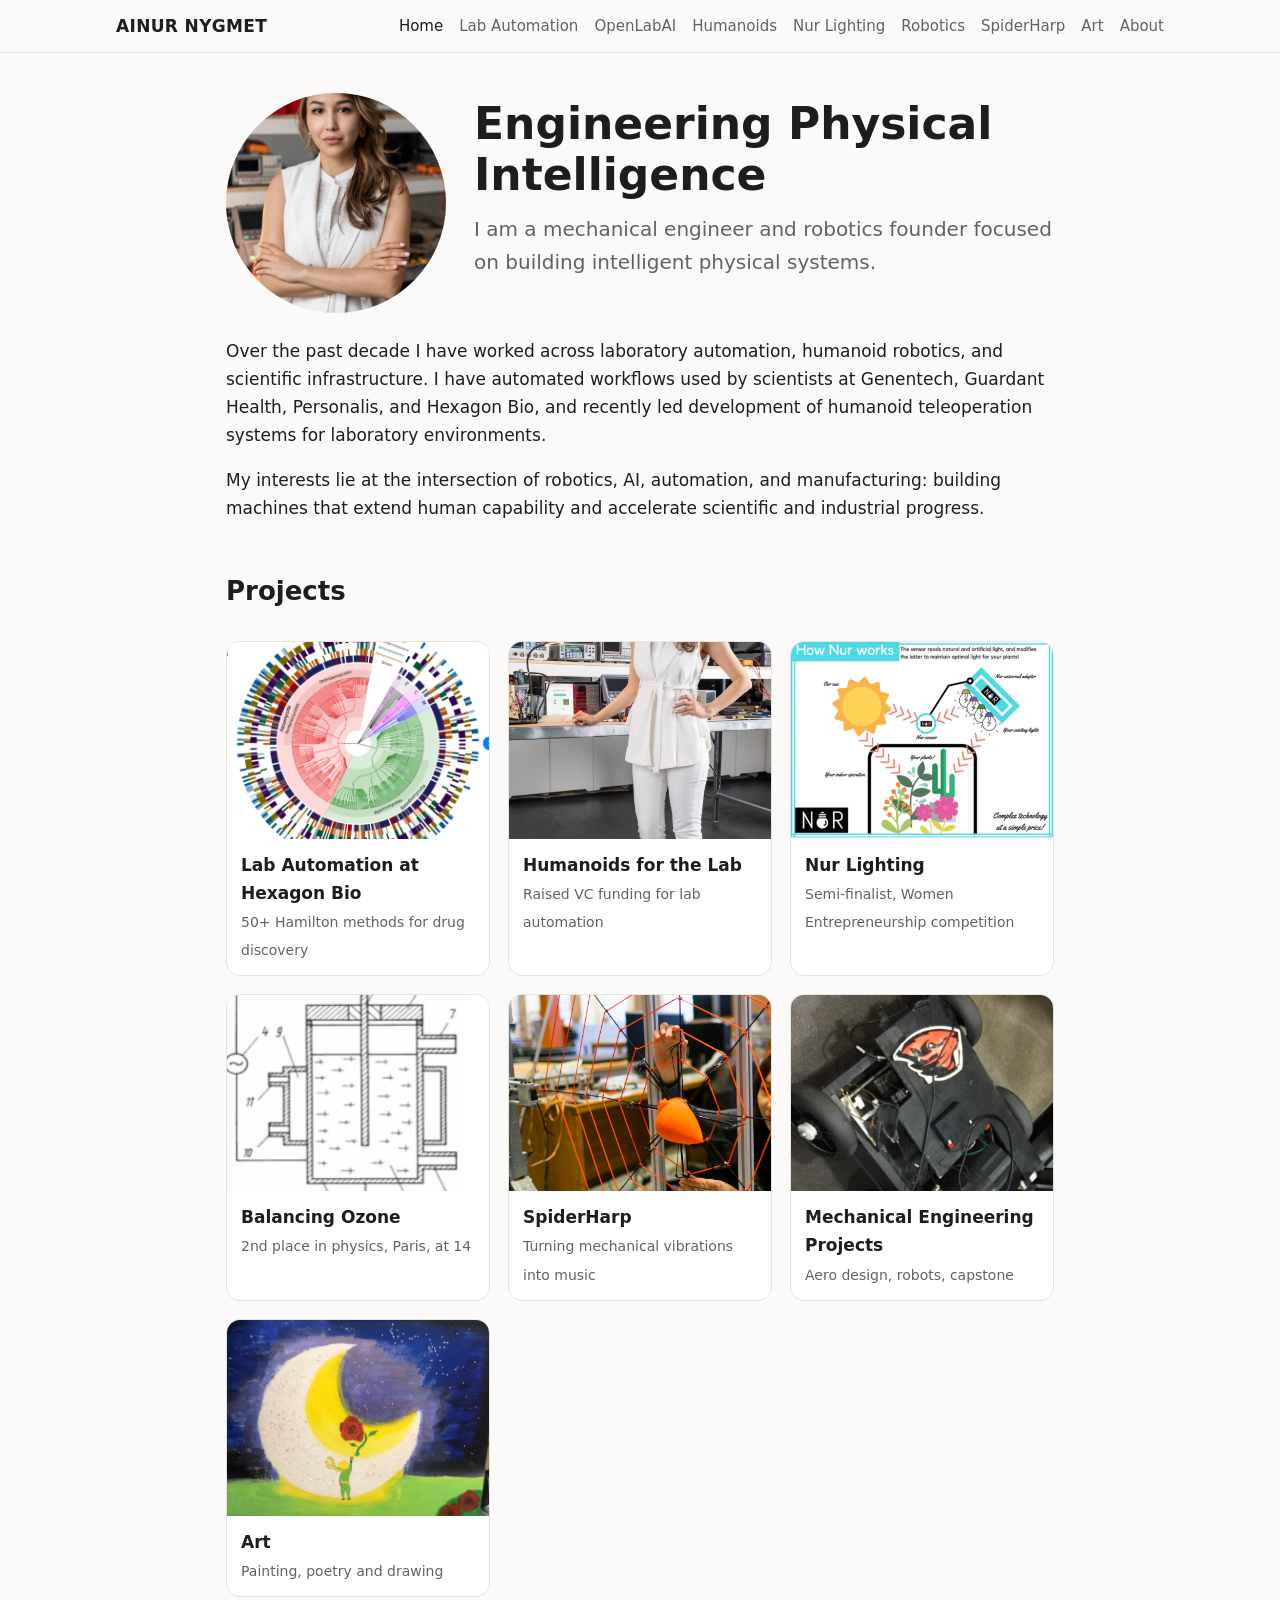
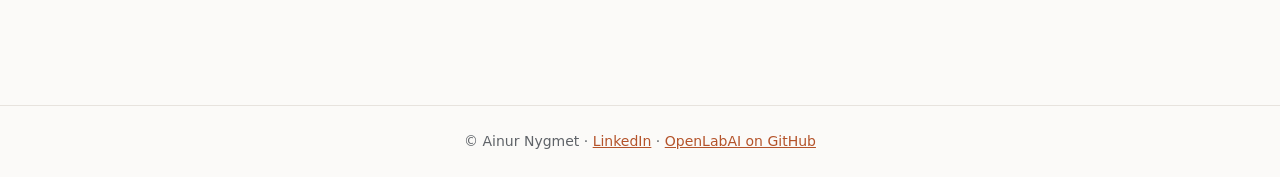
<file: docs/index.html>
<!doctype html><html lang="en"><head><meta charset="utf-8">
<meta name="viewport" content="width=device-width,initial-scale=1">
<title>Portfolio | Ainur Nygmet</title>
<meta name="description" content="Ainur Nygmet: mechanical engineer and robotics founder building intelligent physical systems.">
<link rel="stylesheet" href="style.css"></head><body>
<header><div class="bar"><a class="brand" href="index.html">AINUR NYGMET</a><nav><a href="index.html" class=on>Home</a><a href="lab-automation.html">Lab Automation</a><a href="openlabai.html">OpenLabAI</a><a href="humanoids.html">Humanoids</a><a href="nur-lighting.html">Nur Lighting</a><a href="robotics.html">Robotics</a><a href="spiderharp.html">SpiderHarp</a><a href="art.html">Art</a><a href="about.html">About</a></nav></div></header>
<main class="">
<div class="hero"><img src="images/home-1.png" alt="Ainur Nygmet"><div><h1>Engineering Physical Intelligence</h1>
<p class="lede">I am a mechanical engineer and robotics founder focused on building intelligent physical systems.</p></div></div>
<p>Over the past decade I have worked across laboratory automation, humanoid robotics, and scientific infrastructure. I have automated workflows used by scientists at Genentech, Guardant Health, Personalis, and Hexagon Bio, and recently led development of humanoid teleoperation systems for laboratory environments.</p><p>My interests lie at the intersection of robotics, AI, automation, and manufacturing: building machines that extend human capability and accelerate scientific and industrial progress.</p>
<h2>Projects</h2>
<div class="cards"><a class="card" href="lab-automation.html"><img src="images/home-2.webp" alt="" loading="lazy"><div><b>Lab Automation at Hexagon Bio</b><span>50+ Hamilton methods for drug discovery</span></div></a><a class="card" href="humanoids.html"><img src="images/home-3.webp" alt="" loading="lazy"><div><b>Humanoids for the Lab</b><span>Raised VC funding for lab automation</span></div></a><a class="card" href="nur-lighting.html"><img src="images/home-4.webp" alt="" loading="lazy"><div><b>Nur Lighting</b><span>Semi-finalist, Women Entrepreneurship competition</span></div></a><a class="card" href="nur-lighting.html#ozone"><img src="images/nur-8.webp" alt="" loading="lazy"><div><b>Balancing Ozone</b><span>2nd place in physics, Paris, at 14</span></div></a><a class="card" href="spiderharp.html"><img src="images/home-6.webp" alt="" loading="lazy"><div><b>SpiderHarp</b><span>Turning mechanical vibrations into music</span></div></a><a class="card" href="robotics.html"><img src="images/home-5.webp" alt="" loading="lazy"><div><b>Mechanical Engineering Projects</b><span>Aero design, robots, capstone</span></div></a><a class="card" href="art.html"><img src="images/home-7.webp" alt="" loading="lazy"><div><b>Art</b><span>Painting, poetry and drawing</span></div></a></div>
</main>
<footer>© Ainur Nygmet · <a href="https://www.linkedin.com/in/nygmetainur">LinkedIn</a> · <a href="https://github.com/nygmeta/OpenLabAI">OpenLabAI on GitHub</a></footer>
</body></html>
</file>
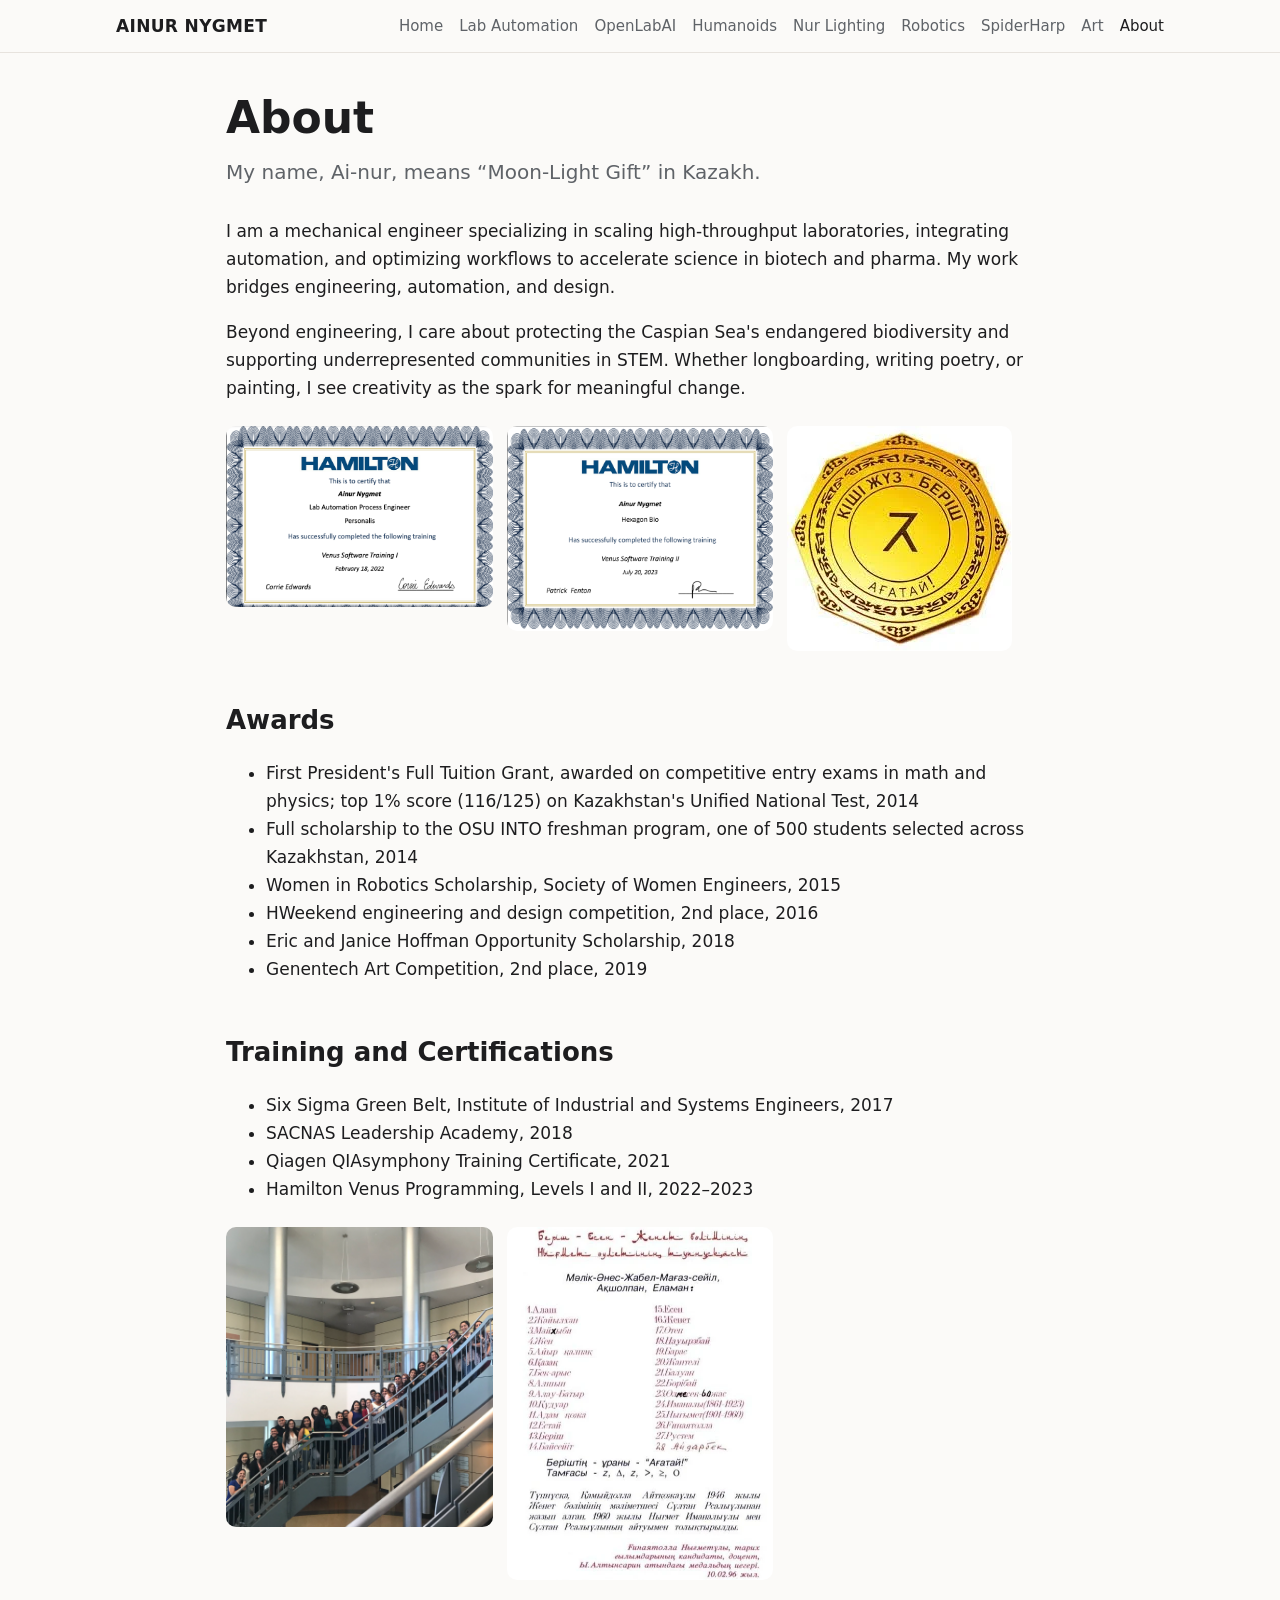
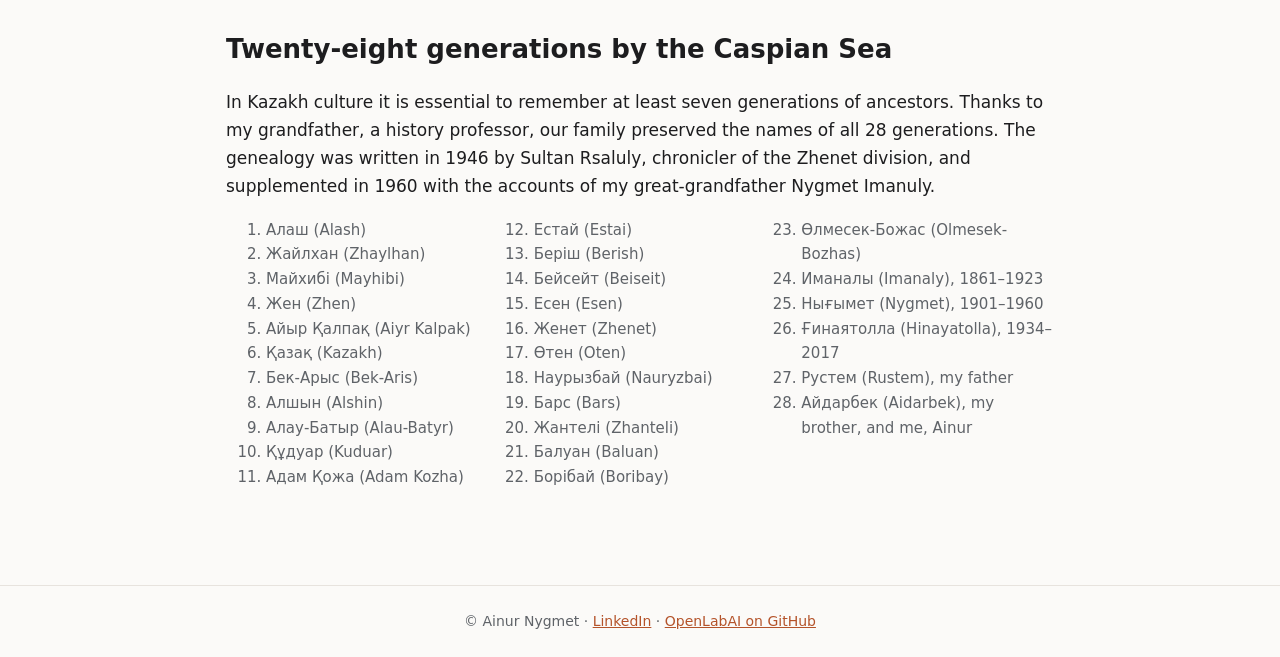
<file: docs/about.html>
<!doctype html><html lang="en"><head><meta charset="utf-8">
<meta name="viewport" content="width=device-width,initial-scale=1">
<title>About | Ainur Nygmet</title>
<meta name="description" content="Ainur Nygmet: mechanical engineer and robotics founder building intelligent physical systems.">
<link rel="stylesheet" href="style.css"></head><body>
<header><div class="bar"><a class="brand" href="index.html">AINUR NYGMET</a><nav><a href="index.html">Home</a><a href="lab-automation.html">Lab Automation</a><a href="openlabai.html">OpenLabAI</a><a href="humanoids.html">Humanoids</a><a href="nur-lighting.html">Nur Lighting</a><a href="robotics.html">Robotics</a><a href="spiderharp.html">SpiderHarp</a><a href="art.html">Art</a><a href="about.html" class=on>About</a></nav></div></header>
<main class="">
<h1>About</h1>
<p class="lede">My name, Ai-nur, means “Moon-Light Gift” in Kazakh.</p>
<p>I am a mechanical engineer specializing in scaling high-throughput laboratories, integrating automation, and optimizing workflows to accelerate science in biotech and pharma. My work bridges engineering, automation, and design.</p><p>Beyond engineering, I care about protecting the Caspian Sea's endangered biodiversity and supporting underrepresented communities in STEM. Whether longboarding, writing poetry, or painting, I see creativity as the spark for meaningful change.</p>
<div class="grid"><a href="images/about-1.webp"><img src="images/about-1.webp" loading="lazy" alt=""></a><a href="images/about-2.webp"><img src="images/about-2.webp" loading="lazy" alt=""></a><a href="images/about-3.webp"><img src="images/about-3.webp" loading="lazy" alt=""></a></div>
<h2>Awards</h2>
<ul><li>First President's Full Tuition Grant, awarded on competitive entry exams in math and physics; top 1% score (116/125) on Kazakhstan's Unified National Test, 2014</li>
<li>Full scholarship to the OSU INTO freshman program, one of 500 students selected across Kazakhstan, 2014</li>
<li>Women in Robotics Scholarship, Society of Women Engineers, 2015</li>
<li>HWeekend engineering and design competition, 2nd place, 2016</li>
<li>Eric and Janice Hoffman Opportunity Scholarship, 2018</li>
<li>Genentech Art Competition, 2nd place, 2019</li></ul>
<h2>Training and Certifications</h2>
<ul><li>Six Sigma Green Belt, Institute of Industrial and Systems Engineers, 2017</li>
<li>SACNAS Leadership Academy, 2018</li>
<li>Qiagen QIAsymphony Training Certificate, 2021</li>
<li>Hamilton Venus Programming, Levels I and II, 2022–2023</li></ul>
<div class="grid"><a href="images/about-4.webp"><img src="images/about-4.webp" loading="lazy" alt=""></a><a href="images/about-5.webp"><img src="images/about-5.webp" loading="lazy" alt=""></a></div>
<h2>Twenty-eight generations by the Caspian Sea</h2>
<p>In Kazakh culture it is essential to remember at least seven generations of ancestors. Thanks to my grandfather, a history professor, our family preserved the names of all 28 generations. The genealogy was written in 1946 by Sultan Rsaluly, chronicler of the Zhenet division, and supplemented in 1960 with the accounts of my great-grandfather Nygmet Imanuly.</p>
<ol class="cols"><li>Алаш (Alash)</li><li>Жайлхан (Zhaylhan)</li><li>Майхибі (Mayhibi)</li><li>Жен (Zhen)</li><li>Айыр Қалпақ (Aiyr Kalpak)</li><li>Қазақ (Kazakh)</li><li>Бек-Арыс (Bek-Aris)</li><li>Алшын (Alshin)</li><li>Алау-Батыр (Alau-Batyr)</li><li>Құдуар (Kuduar)</li><li>Адам Қожа (Adam Kozha)</li><li>Естай (Estai)</li><li>Беріш (Berish)</li><li>Бейсейт (Beiseit)</li><li>Есен (Esen)</li><li>Женет (Zhenet)</li><li>Өтен (Oten)</li><li>Наурызбай (Nauryzbai)</li><li>Барс (Bars)</li><li>Жантелі (Zhanteli)</li><li>Балуан (Baluan)</li><li>Борібай (Boribay)</li><li>Өлмесек-Божас (Olmesek-Bozhas)</li><li>Иманалы (Imanaly), 1861–1923</li><li>Нығымет (Nygmet), 1901–1960</li><li>Ғинаятолла (Hinayatolla), 1934–2017</li><li>Рустем (Rustem), my father</li><li>Айдарбек (Aidarbek), my brother, and me, Ainur</li></ol>
</main>
<footer>© Ainur Nygmet · <a href="https://www.linkedin.com/in/nygmetainur">LinkedIn</a> · <a href="https://github.com/nygmeta/OpenLabAI">OpenLabAI on GitHub</a></footer>
</body></html>
</file>
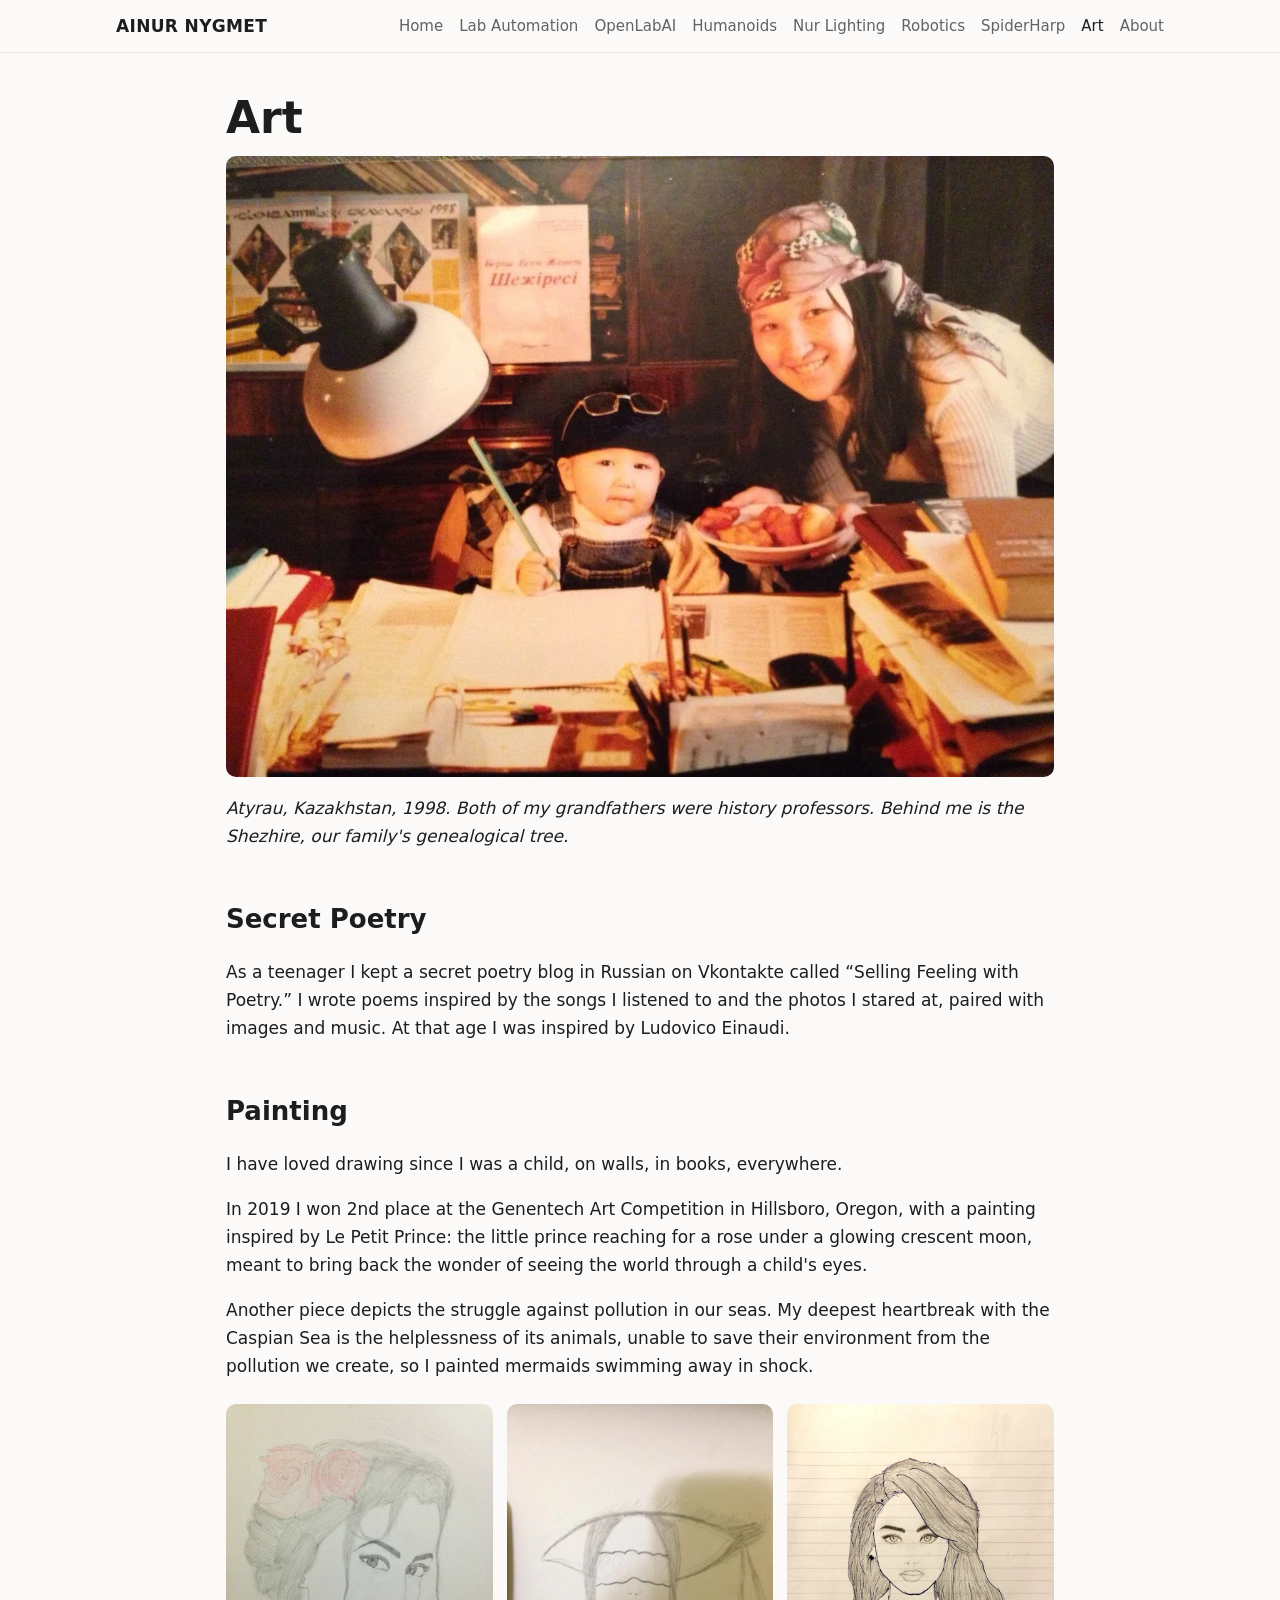
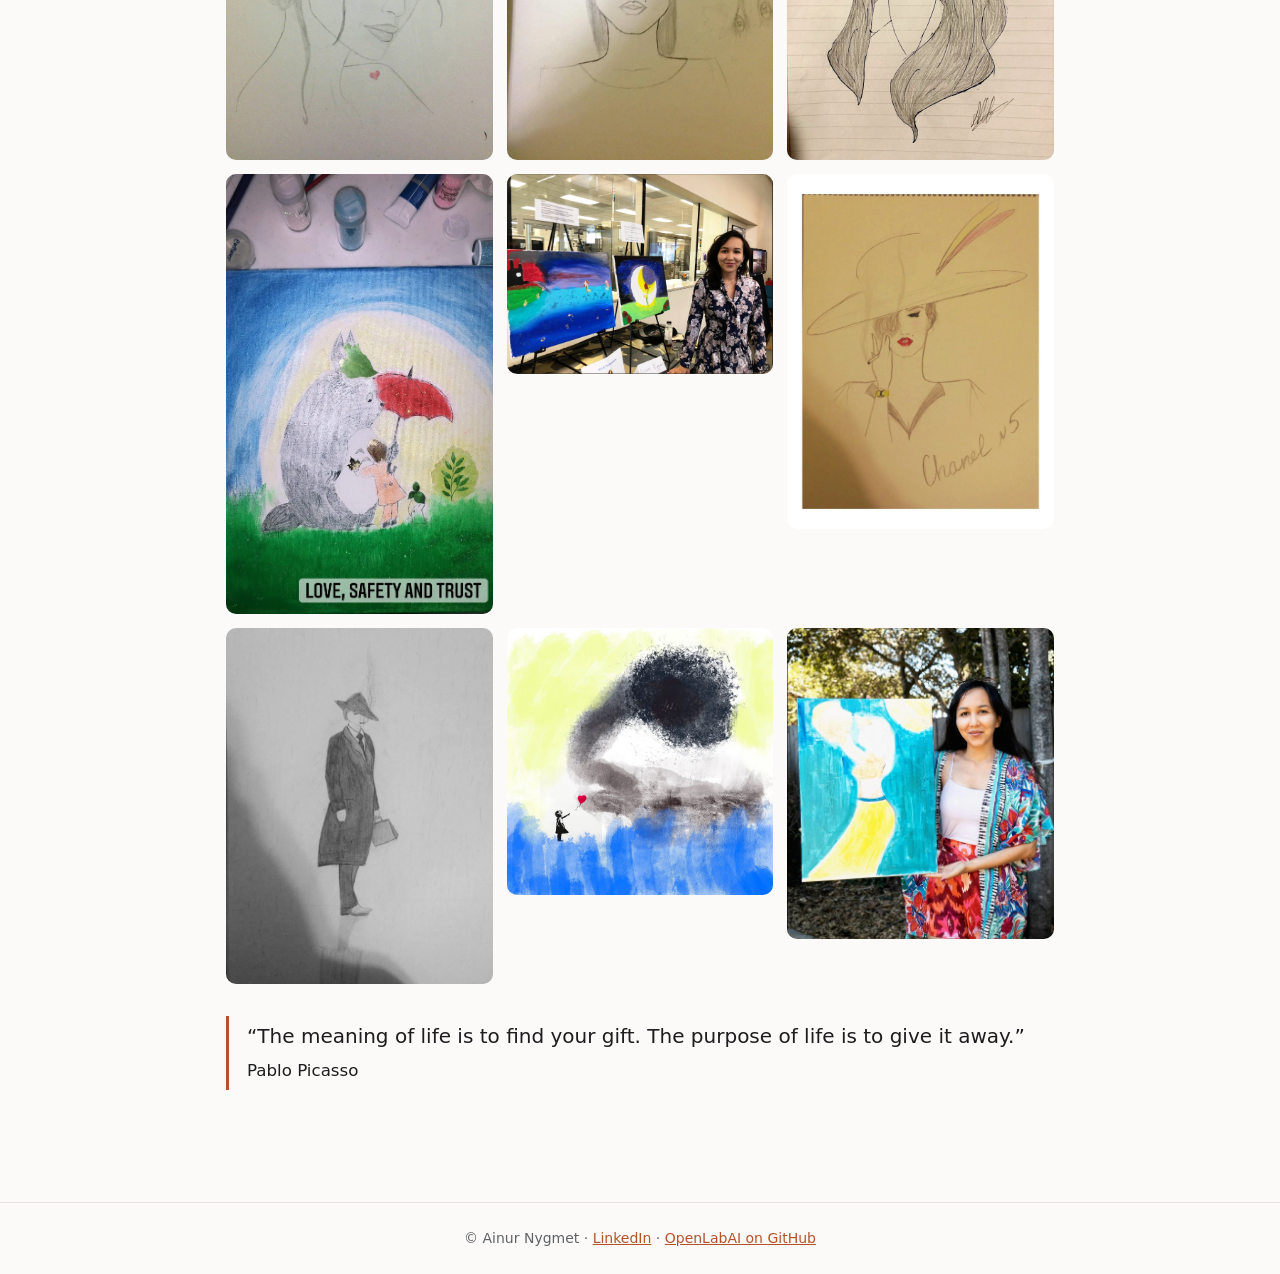
<file: docs/art.html>
<!doctype html><html lang="en"><head><meta charset="utf-8">
<meta name="viewport" content="width=device-width,initial-scale=1">
<title>Art | Ainur Nygmet</title>
<meta name="description" content="Ainur Nygmet: mechanical engineer and robotics founder building intelligent physical systems.">
<link rel="stylesheet" href="style.css"></head><body>
<header><div class="bar"><a class="brand" href="index.html">AINUR NYGMET</a><nav><a href="index.html">Home</a><a href="lab-automation.html">Lab Automation</a><a href="openlabai.html">OpenLabAI</a><a href="humanoids.html">Humanoids</a><a href="nur-lighting.html">Nur Lighting</a><a href="robotics.html">Robotics</a><a href="spiderharp.html">SpiderHarp</a><a href="art.html" class=on>Art</a><a href="about.html">About</a></nav></div></header>
<main class="">
<h1>Art</h1>
<img src="images/art-1.webp" alt="">
<p><em>Atyrau, Kazakhstan, 1998. Both of my grandfathers were history professors. Behind me is the Shezhire, our family's genealogical tree.</em></p>
<h2>Secret Poetry</h2>
<p>As a teenager I kept a secret poetry blog in Russian on Vkontakte called “Selling Feeling with Poetry.” I wrote poems inspired by the songs I listened to and the photos I stared at, paired with images and music. At that age I was inspired by Ludovico Einaudi.</p>
<h2>Painting</h2>
<p>I have loved drawing since I was a child, on walls, in books, everywhere.</p><p>In 2019 I won 2nd place at the Genentech Art Competition in Hillsboro, Oregon, with a painting inspired by Le Petit Prince: the little prince reaching for a rose under a glowing crescent moon, meant to bring back the wonder of seeing the world through a child's eyes.</p><p>Another piece depicts the struggle against pollution in our seas. My deepest heartbreak with the Caspian Sea is the helplessness of its animals, unable to save their environment from the pollution we create, so I painted mermaids swimming away in shock.</p>
<div class="grid"><a href="images/art-2.webp"><img src="images/art-2.webp" loading="lazy" alt=""></a><a href="images/art-3.webp"><img src="images/art-3.webp" loading="lazy" alt=""></a><a href="images/art-4.webp"><img src="images/art-4.webp" loading="lazy" alt=""></a><a href="images/art-5.webp"><img src="images/art-5.webp" loading="lazy" alt=""></a><a href="images/art-6.webp"><img src="images/art-6.webp" loading="lazy" alt=""></a><a href="images/art-7.webp"><img src="images/art-7.webp" loading="lazy" alt=""></a><a href="images/art-8.webp"><img src="images/art-8.webp" loading="lazy" alt=""></a><a href="images/art-9.webp"><img src="images/art-9.webp" loading="lazy" alt=""></a><a href="images/art-10.webp"><img src="images/art-10.webp" loading="lazy" alt=""></a></div>
<blockquote>“The meaning of life is to find your gift. The purpose of life is to give it away.”<br><small>Pablo Picasso</small></blockquote>
</main>
<footer>© Ainur Nygmet · <a href="https://www.linkedin.com/in/nygmetainur">LinkedIn</a> · <a href="https://github.com/nygmeta/OpenLabAI">OpenLabAI on GitHub</a></footer>
</body></html>
</file>
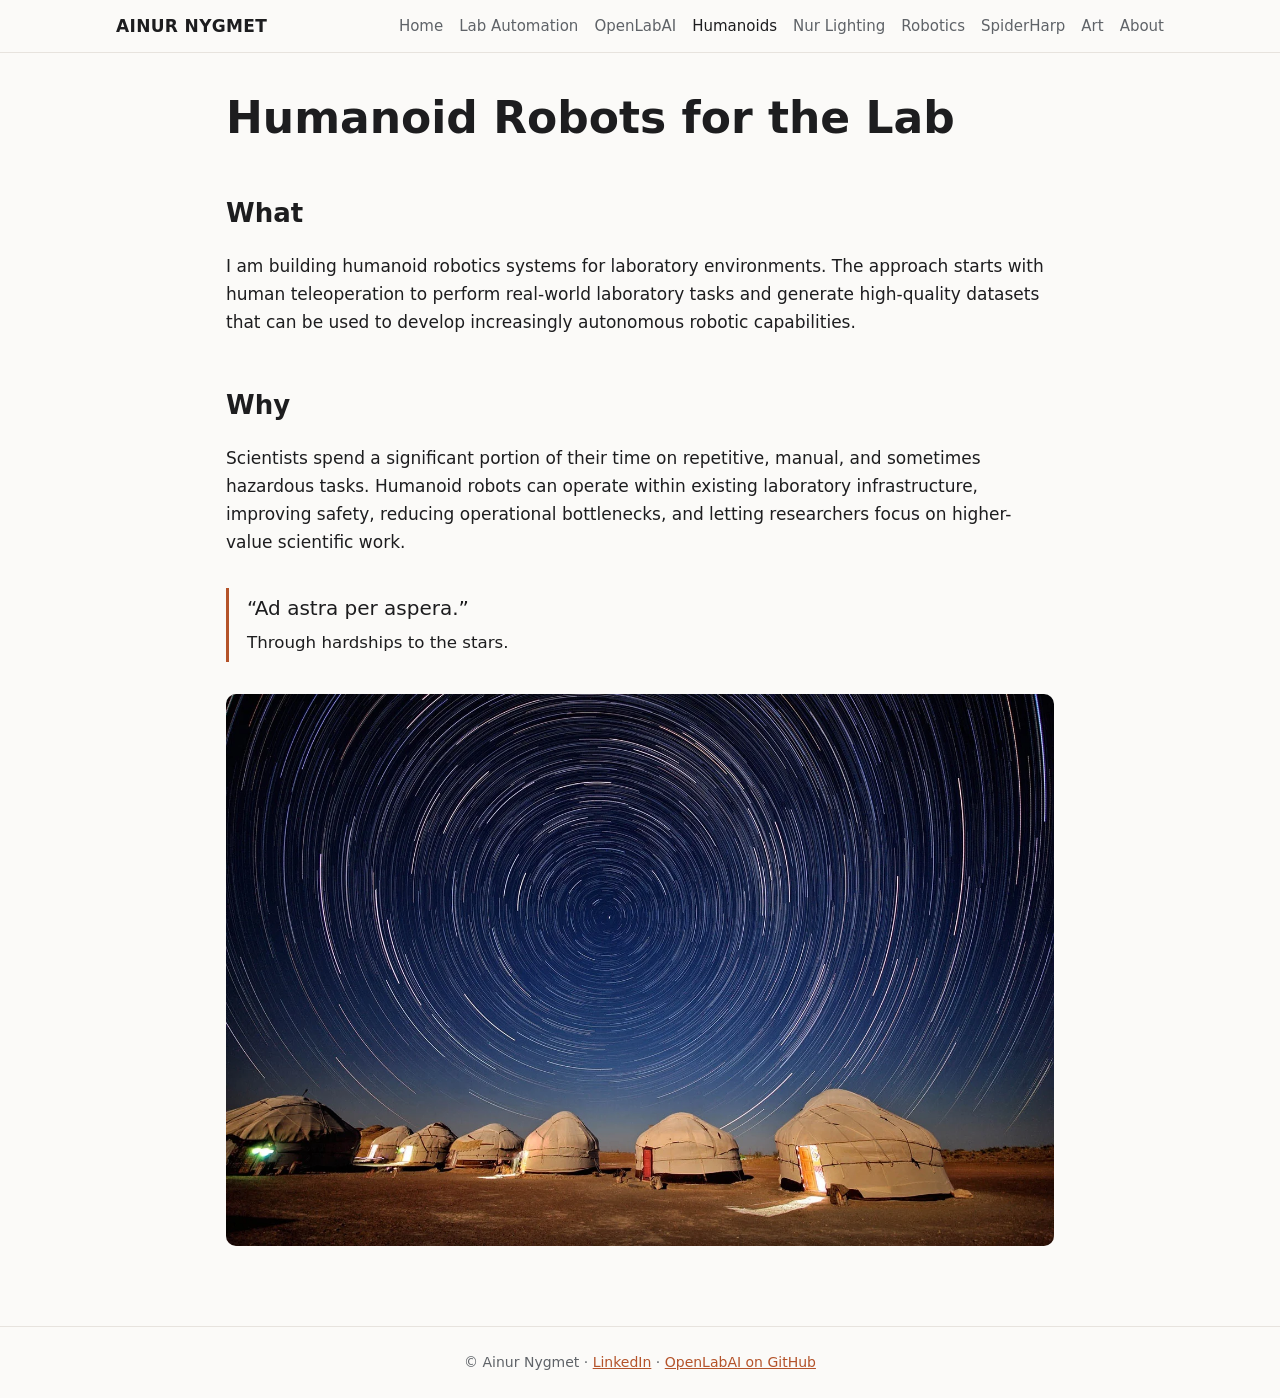
<file: docs/humanoids.html>
<!doctype html><html lang="en"><head><meta charset="utf-8">
<meta name="viewport" content="width=device-width,initial-scale=1">
<title>Humanoids | Ainur Nygmet</title>
<meta name="description" content="Ainur Nygmet: mechanical engineer and robotics founder building intelligent physical systems.">
<link rel="stylesheet" href="style.css"></head><body>
<header><div class="bar"><a class="brand" href="index.html">AINUR NYGMET</a><nav><a href="index.html">Home</a><a href="lab-automation.html">Lab Automation</a><a href="openlabai.html">OpenLabAI</a><a href="humanoids.html" class=on>Humanoids</a><a href="nur-lighting.html">Nur Lighting</a><a href="robotics.html">Robotics</a><a href="spiderharp.html">SpiderHarp</a><a href="art.html">Art</a><a href="about.html">About</a></nav></div></header>
<main class="">
<h1>Humanoid Robots for the Lab</h1>
<h2>What</h2>
<p>I am building humanoid robotics systems for laboratory environments. The approach starts with human teleoperation to perform real-world laboratory tasks and generate high-quality datasets that can be used to develop increasingly autonomous robotic capabilities.</p>
<h2>Why</h2>
<p>Scientists spend a significant portion of their time on repetitive, manual, and sometimes hazardous tasks. Humanoid robots can operate within existing laboratory infrastructure, improving safety, reducing operational bottlenecks, and letting researchers focus on higher-value scientific work.</p>
<blockquote>“Ad astra per aspera.”<br><small>Through hardships to the stars.</small></blockquote>
<img src="images/humanoid-1.webp" alt="">
</main>
<footer>© Ainur Nygmet · <a href="https://www.linkedin.com/in/nygmetainur">LinkedIn</a> · <a href="https://github.com/nygmeta/OpenLabAI">OpenLabAI on GitHub</a></footer>
</body></html>
</file>
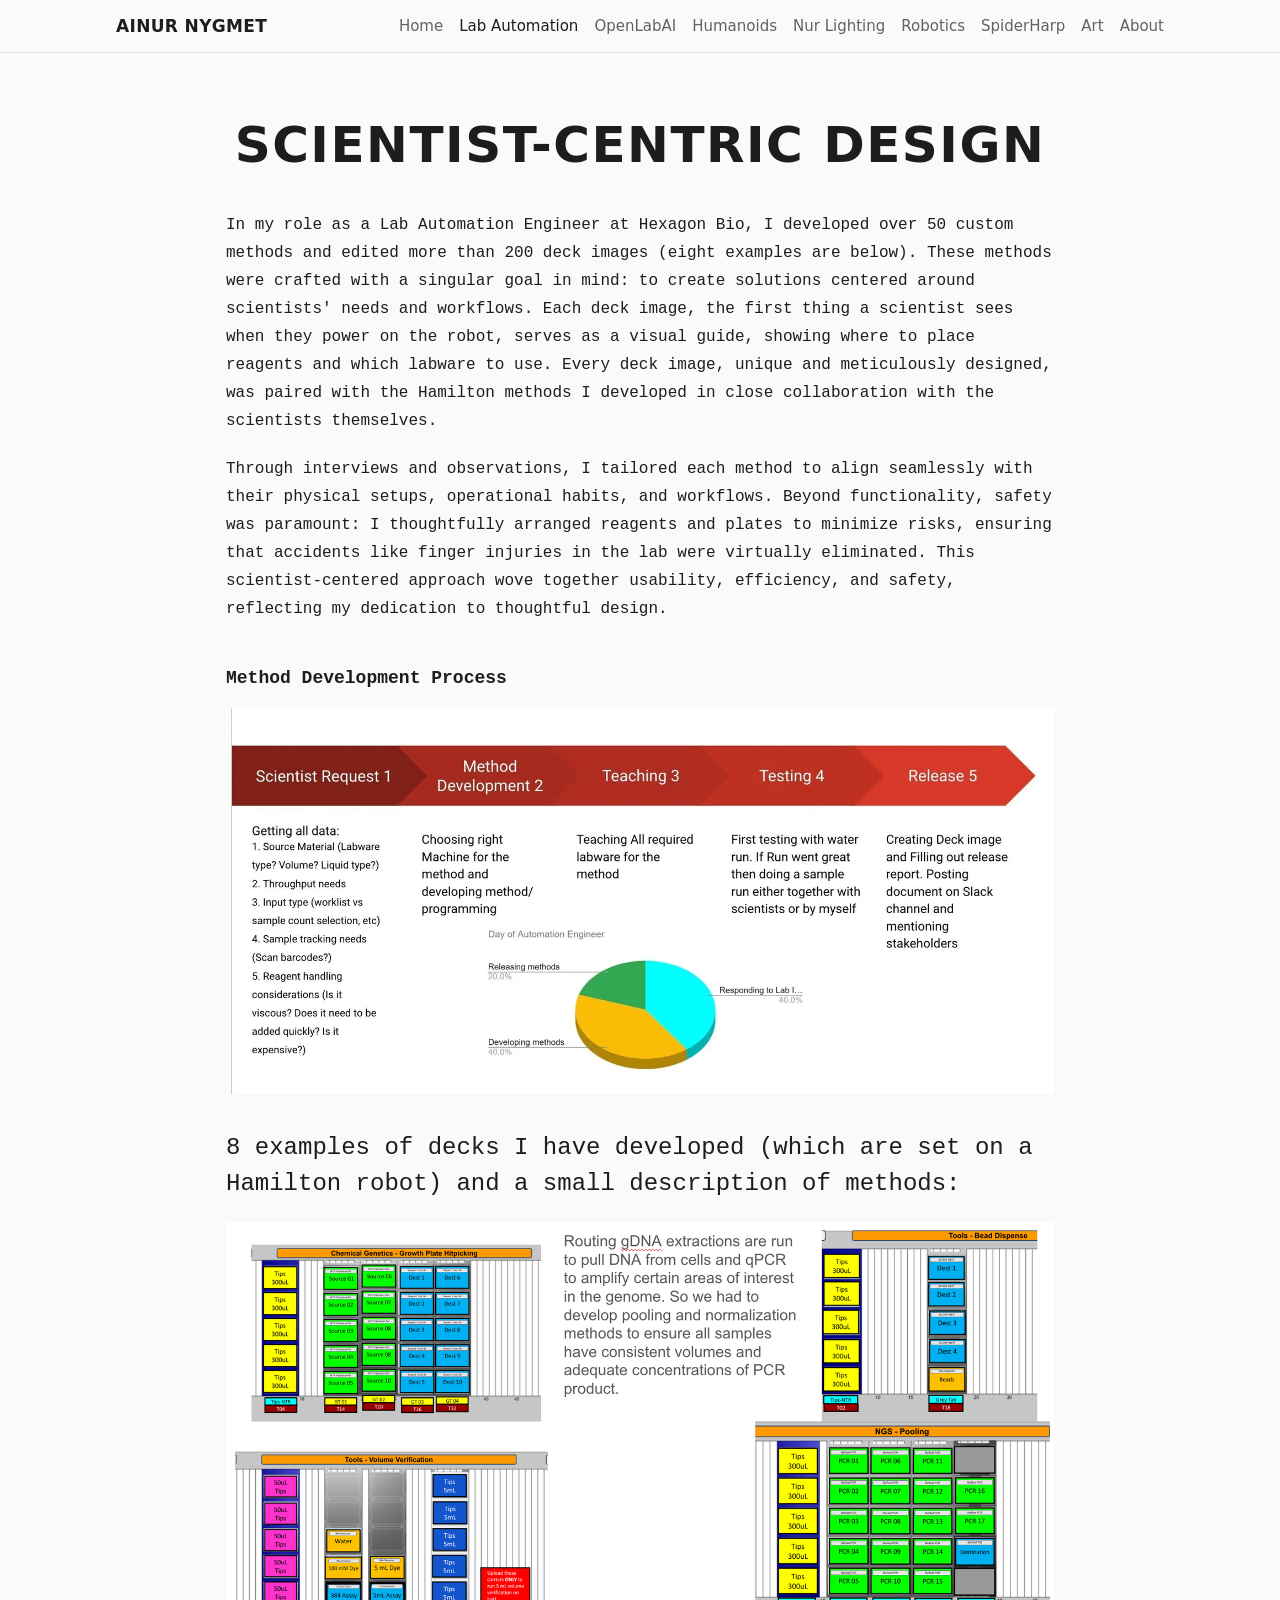
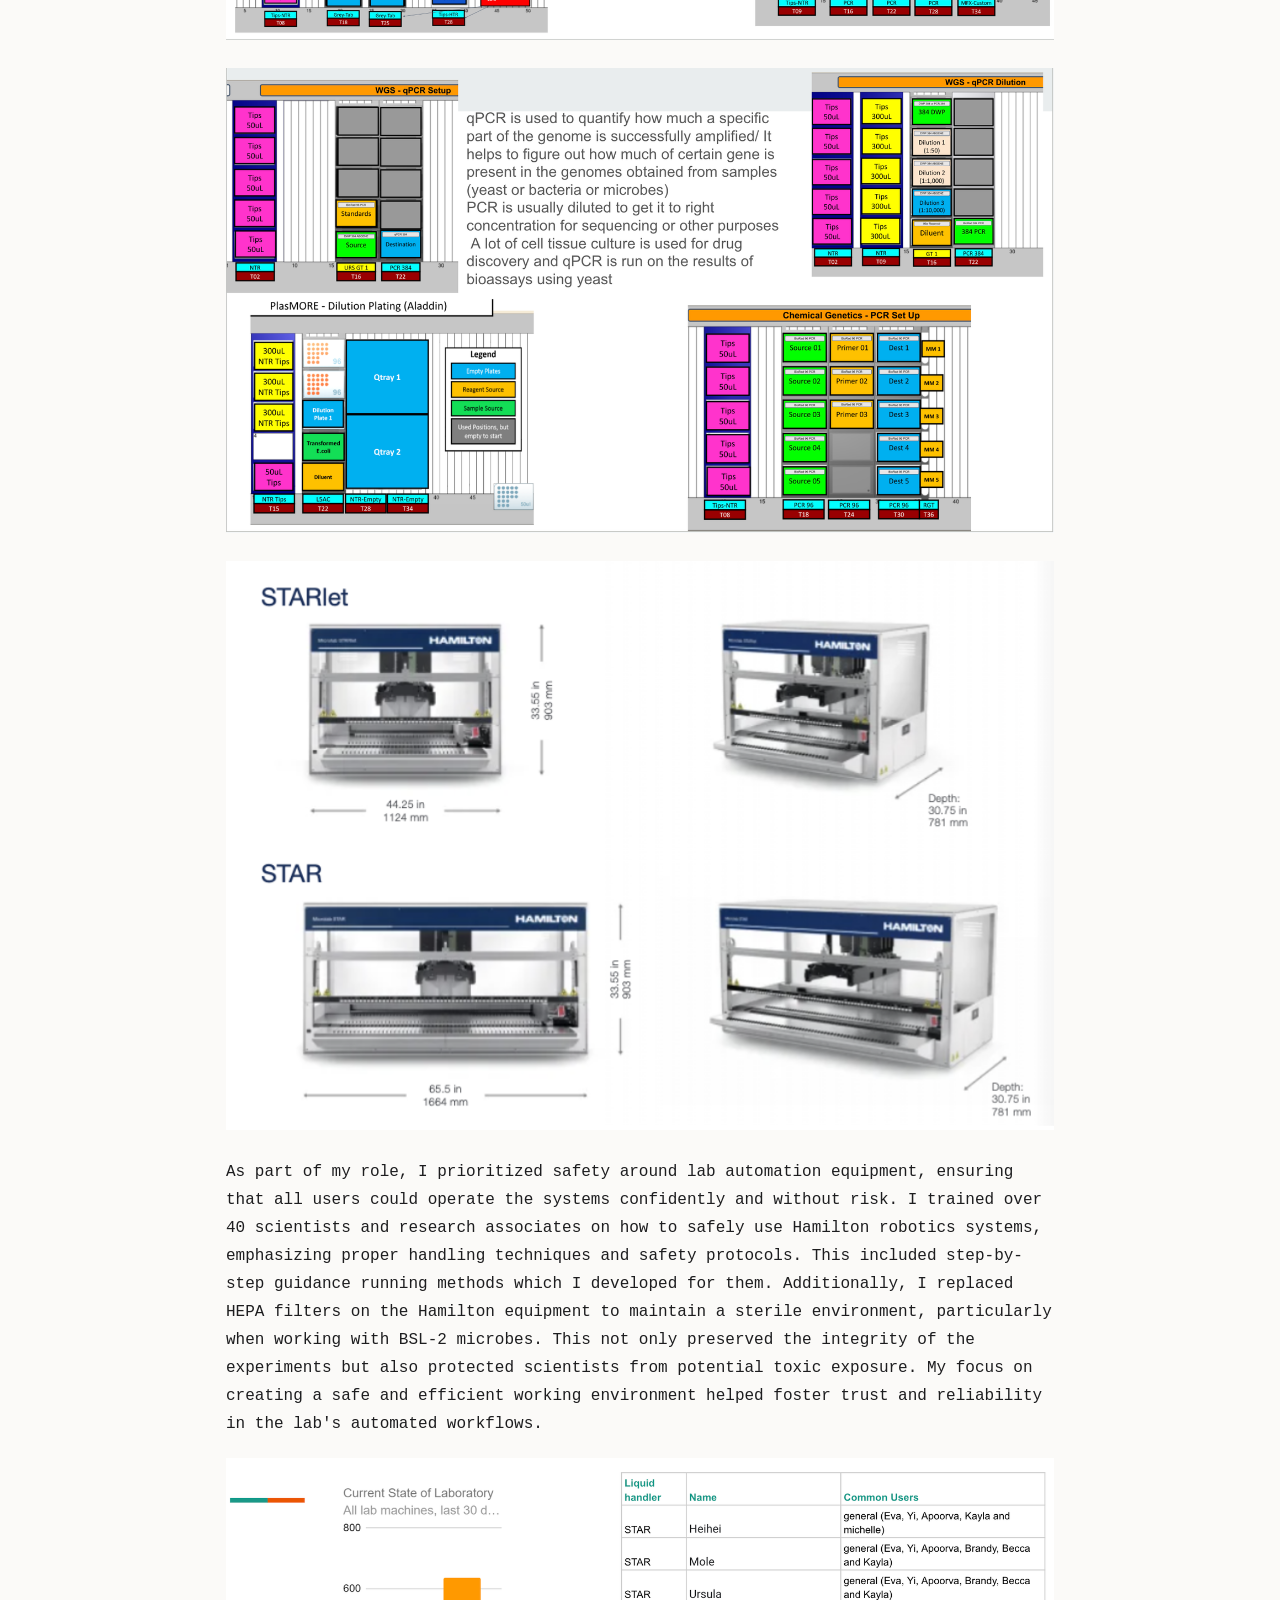
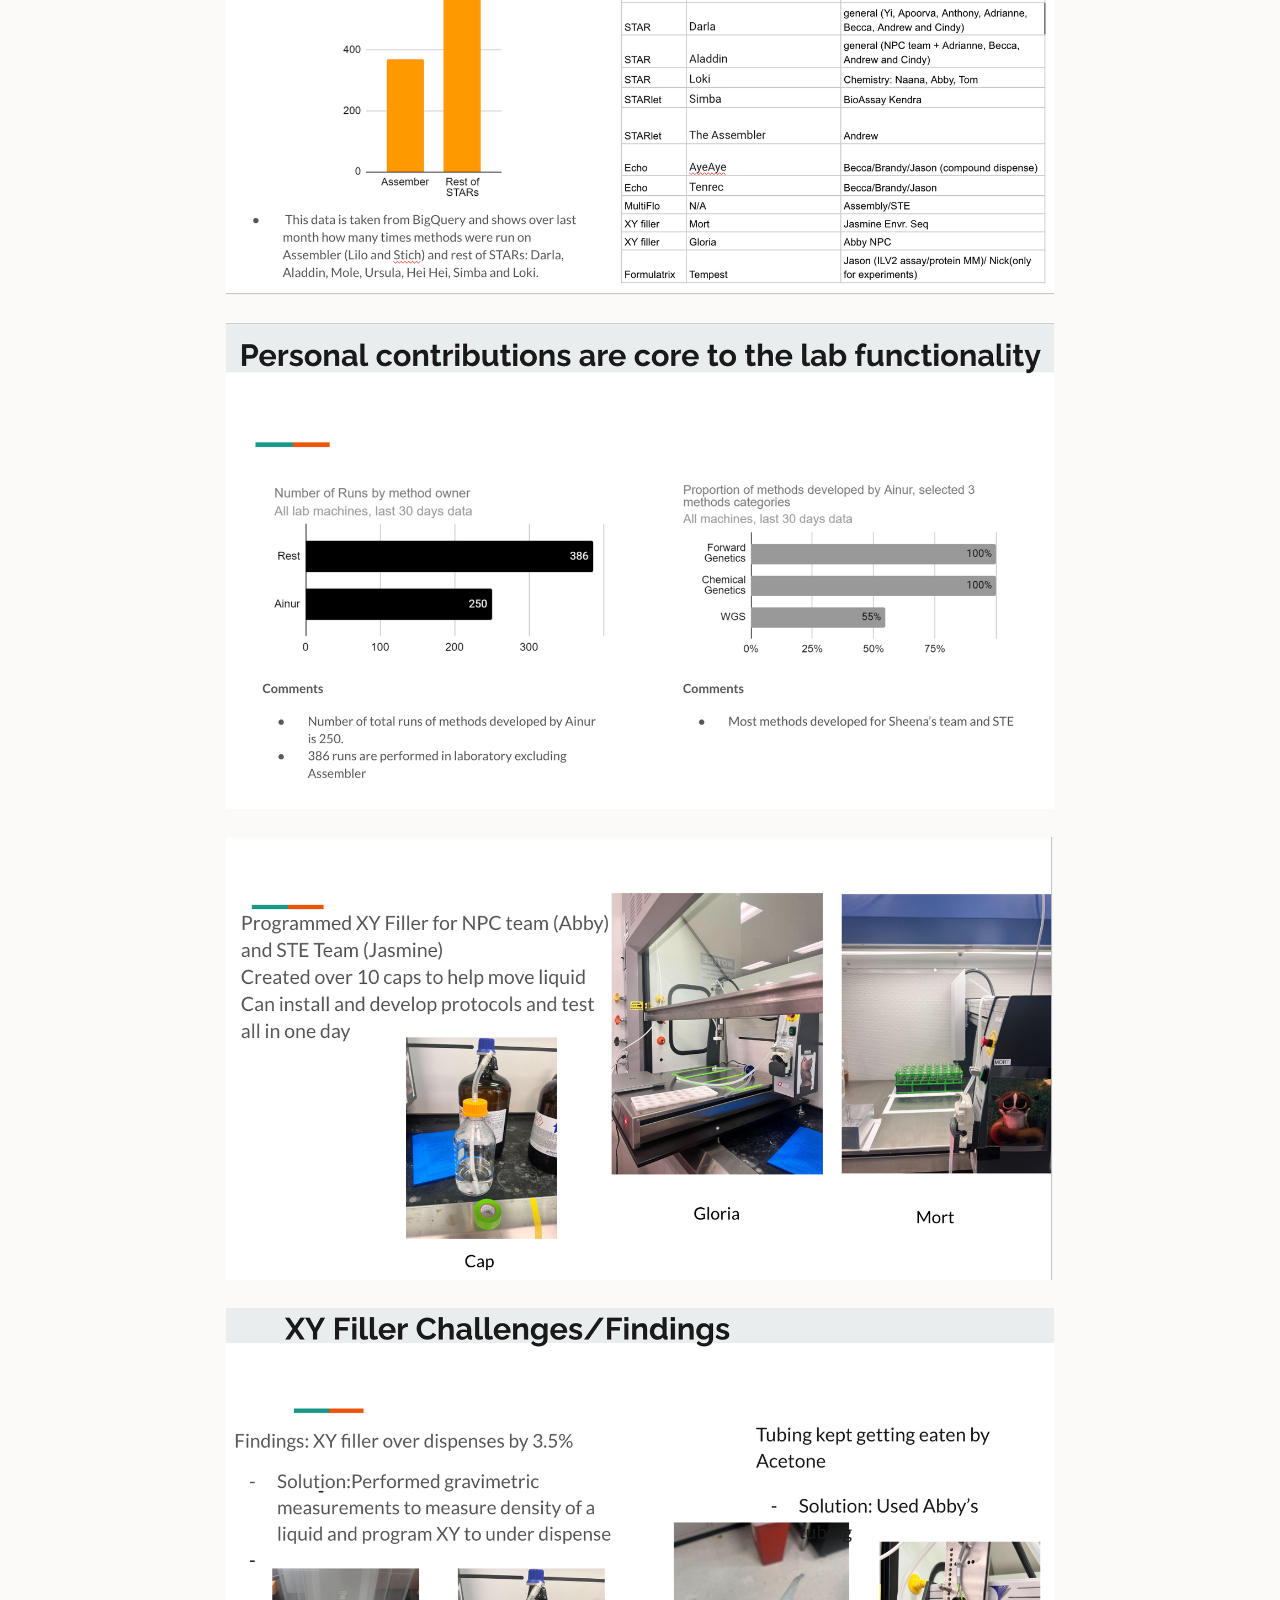
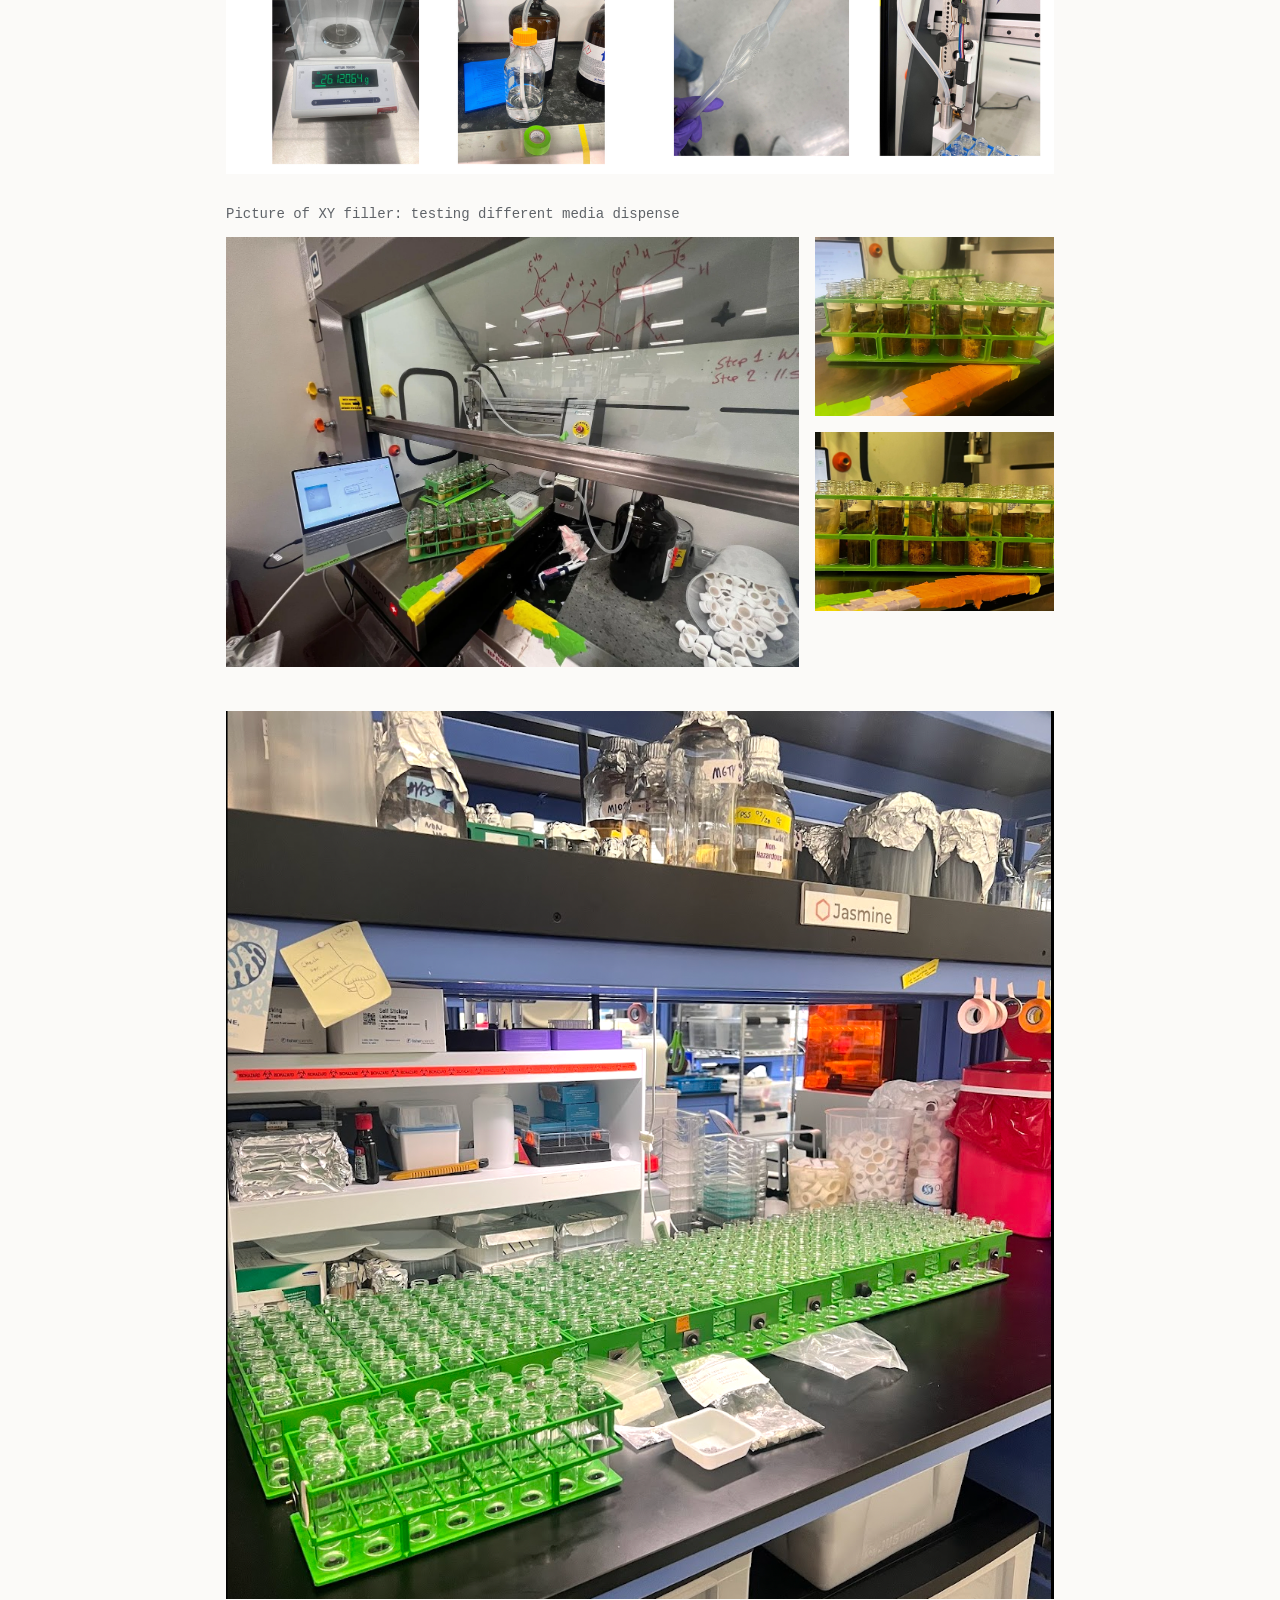
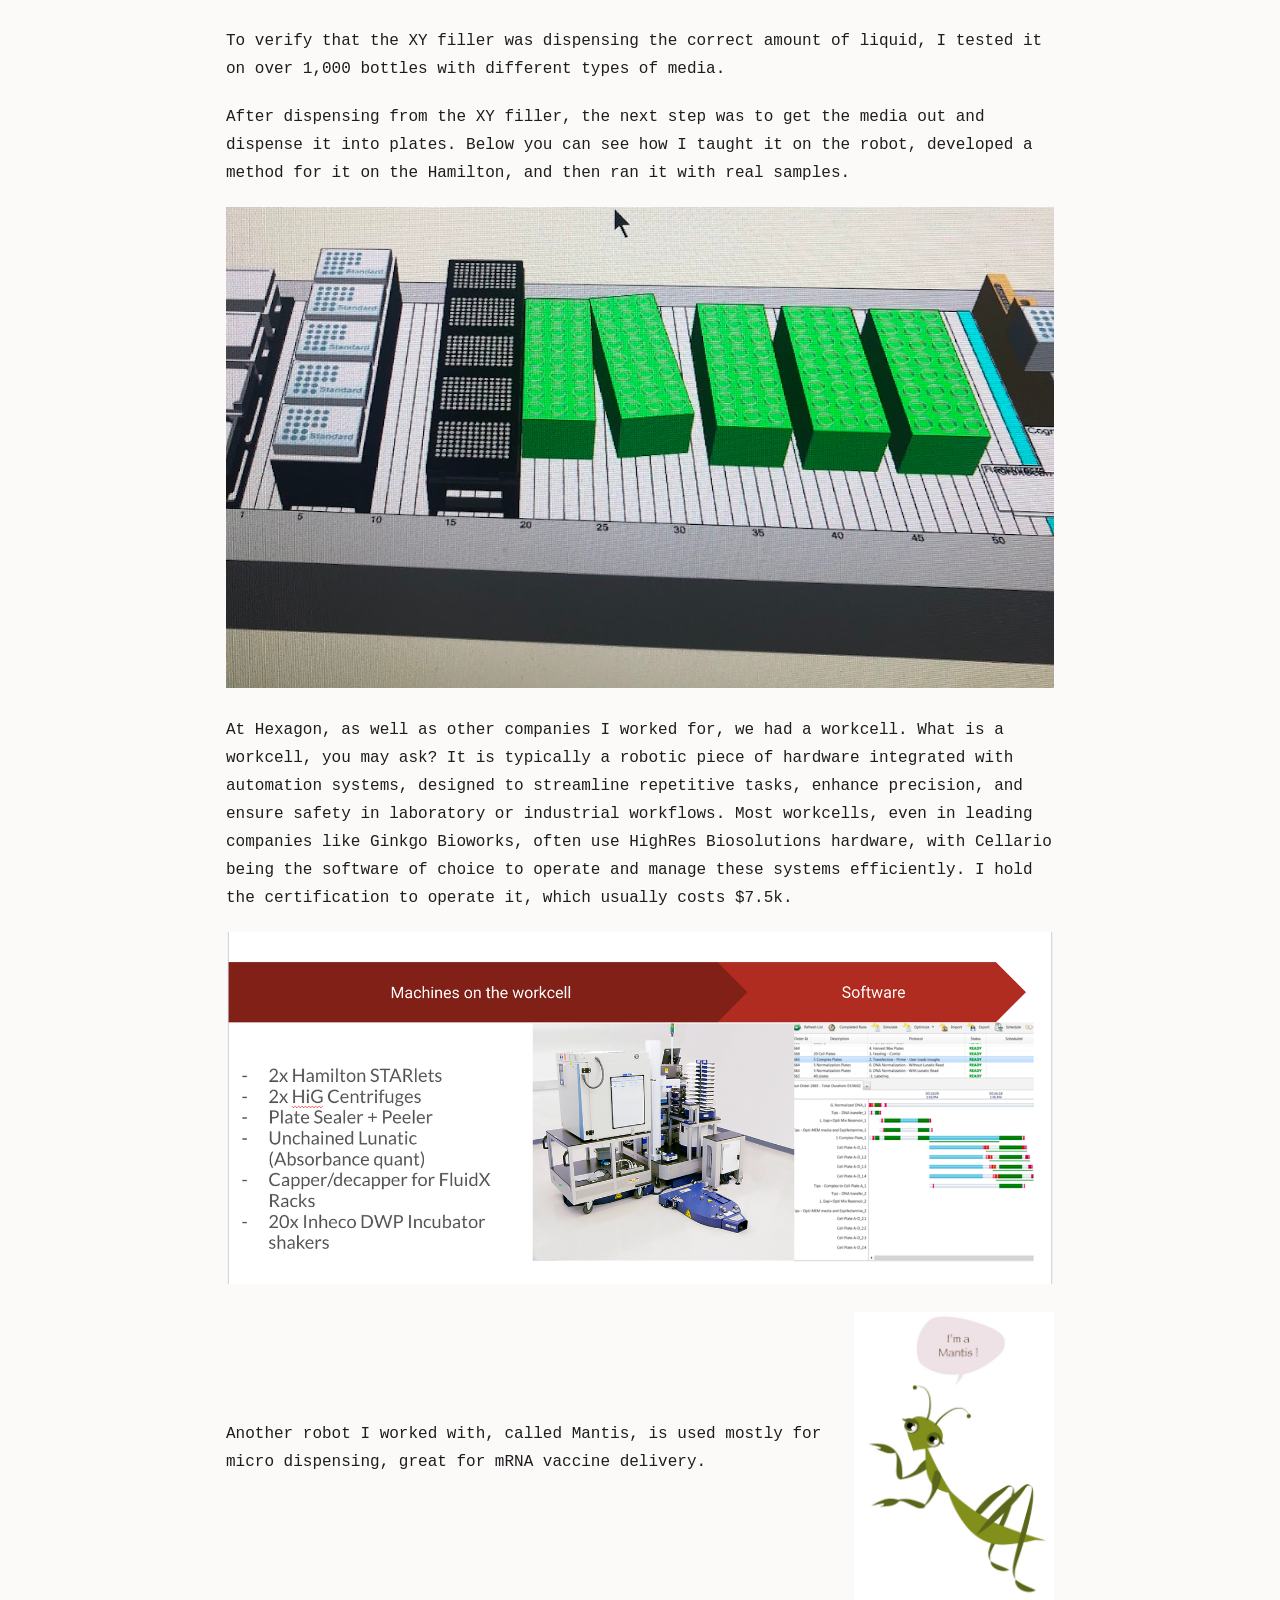
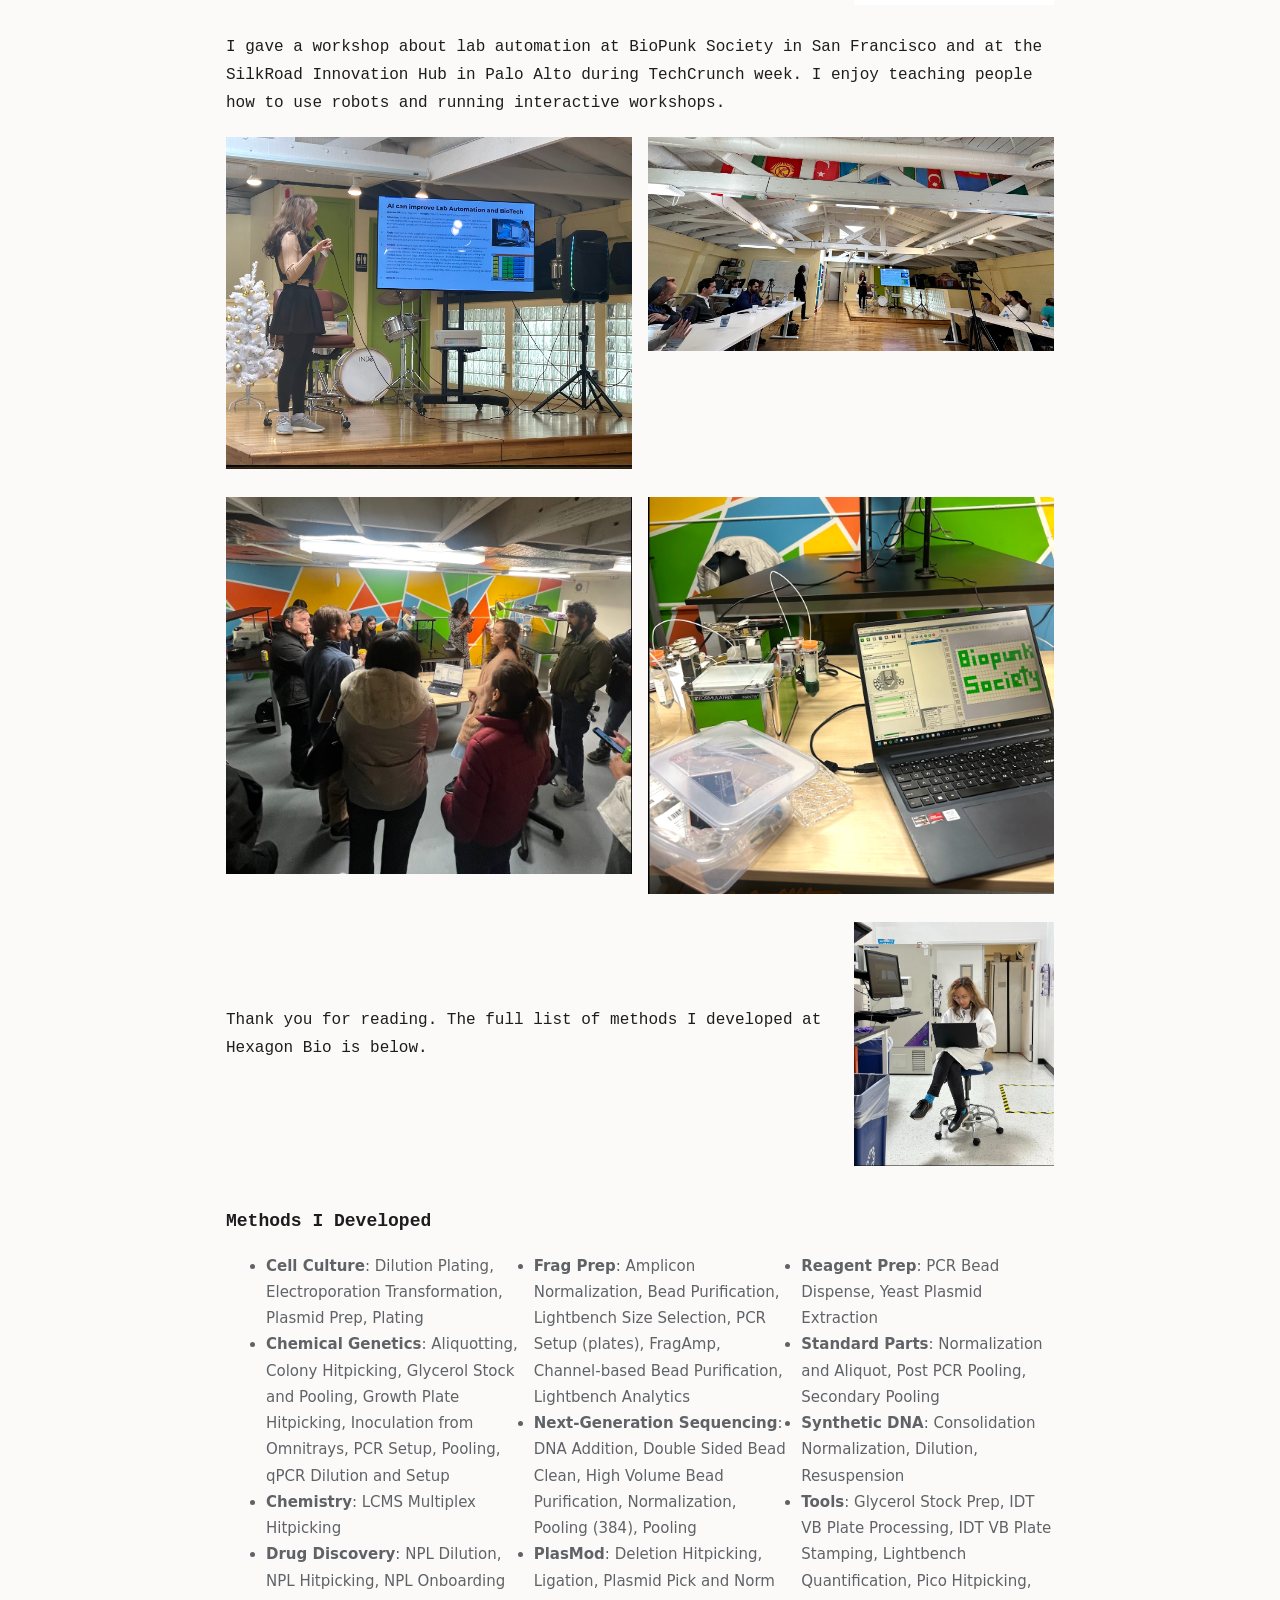
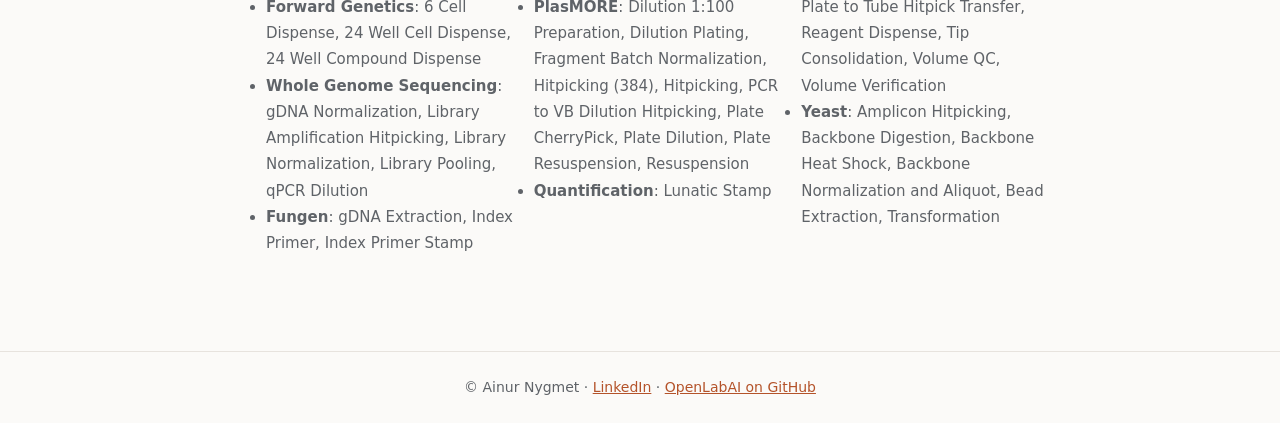
<file: docs/lab-automation.html>
<!doctype html><html lang="en"><head><meta charset="utf-8">
<meta name="viewport" content="width=device-width,initial-scale=1">
<title>Lab Automation | Ainur Nygmet</title>
<meta name="description" content="Ainur Nygmet: mechanical engineer and robotics founder building intelligent physical systems.">
<link rel="stylesheet" href="style.css"></head><body>
<header><div class="bar"><a class="brand" href="index.html">AINUR NYGMET</a><nav><a href="index.html">Home</a><a href="lab-automation.html" class=on>Lab Automation</a><a href="openlabai.html">OpenLabAI</a><a href="humanoids.html">Humanoids</a><a href="nur-lighting.html">Nur Lighting</a><a href="robotics.html">Robotics</a><a href="spiderharp.html">SpiderHarp</a><a href="art.html">Art</a><a href="about.html">About</a></nav></div></header>
<main class="sq">
<h1>Scientist-Centric Design</h1>
<p>In my role as a Lab Automation Engineer at Hexagon Bio, I developed over 50 custom methods and edited more than 200 deck images (eight examples are below). These methods were crafted with a singular goal in mind: to create solutions centered around scientists' needs and workflows. Each deck image, the first thing a scientist sees when they power on the robot, serves as a visual guide, showing where to place reagents and which labware to use. Every deck image, unique and meticulously designed, was paired with the Hamilton methods I developed in close collaboration with the scientists themselves.</p><p>Through interviews and observations, I tailored each method to align seamlessly with their physical setups, operational habits, and workflows. Beyond functionality, safety was paramount: I thoughtfully arranged reagents and plates to minimize risks, ensuring that accidents like finger injuries in the lab were virtually eliminated. This scientist-centered approach wove together usability, efficiency, and safety, reflecting my dedication to thoughtful design.</p>
<h2>Method Development Process</h2>
<img src="images/lab-2.webp" alt="Method development process: scientist request, method development, teaching, testing, release" loading="lazy">
<p class="big">8 examples of decks I have developed (which are set on a Hamilton robot) and a small description of methods:</p>
<img src="images/lab-3.webp" alt="Deck layouts: Chemical Genetics growth plate hitpicking, bead dispense, volume verification, NGS pooling" loading="lazy">
<img src="images/lab-4.webp" alt="Deck layouts: WGS qPCR setup and dilution, PlasMORE dilution plating, Chemical Genetics PCR setup" loading="lazy">
<img src="images/lab-5.webp" alt="Hamilton STARlet and STAR liquid handlers with dimensions" loading="lazy">
<p>As part of my role, I prioritized safety around lab automation equipment, ensuring that all users could operate the systems confidently and without risk. I trained over 40 scientists and research associates on how to safely use Hamilton robotics systems, emphasizing proper handling techniques and safety protocols. This included step-by-step guidance running methods which I developed for them. Additionally, I replaced HEPA filters on the Hamilton equipment to maintain a sterile environment, particularly when working with BSL-2 microbes. This not only preserved the integrity of the experiments but also protected scientists from potential toxic exposure. My focus on creating a safe and efficient working environment helped foster trust and reliability in the lab's automated workflows.</p>
<img src="images/lab-6.webp" alt="Current state of the laboratory: method runs per machine over 30 days and the liquid handlers with their users" loading="lazy">
<img src="images/lab-7.webp" alt="Personal contributions: 250 of the lab&#x27;s method runs in 30 days were methods I developed" loading="lazy">
<img src="images/lab-8.webp" alt="XY filler programmed for the NPC and STE teams, with custom caps" loading="lazy">
<img src="images/lab-9.webp" alt="XY filler challenges and findings: over-dispensing by 3.5 percent, solved with gravimetric measurement" loading="lazy">
<p class="cap">Picture of XY filler: testing different media dispense</p>
<div class="split"><img src="images/lab-14.webp" alt="XY filler in a fume hood dispensing media into bottles" loading="lazy"><div><img src="images/lab-1.webp" alt="Bottles of media in racks" loading="lazy"><img src="images/lab-17.webp" alt="Bottles of media in racks, side view" loading="lazy"></div></div>
<img src="images/lab-18.webp" alt="Racks of filled bottles on the lab bench" loading="lazy">
<p>To verify that the XY filler was dispensing the correct amount of liquid, I tested it on over 1,000 bottles with different types of media.</p><p>After dispensing from the XY filler, the next step was to get the media out and dispense it into plates. Below you can see how I taught it on the robot, developed a method for it on the Hamilton, and then ran it with real samples.</p>
<img src="images/lab-15.webp" alt="3D deck view of the Hamilton method that moves media from bottles into plates" loading="lazy">
<p>At Hexagon, as well as other companies I worked for, we had a workcell. What is a workcell, you may ask? It is typically a robotic piece of hardware integrated with automation systems, designed to streamline repetitive tasks, enhance precision, and ensure safety in laboratory or industrial workflows. Most workcells, even in leading companies like Ginkgo Bioworks, often use HighRes Biosolutions hardware, with Cellario being the software of choice to operate and manage these systems efficiently. I hold the certification to operate it, which usually costs $7.5k.</p>
<img src="images/lab-19.webp" alt="Machines on the workcell: two Hamilton STARlets, two HiG centrifuges, plate sealer and peeler, Unchained Lunatic, capper and decapper, twenty Inheco incubator shakers; Cellario scheduling software" loading="lazy">
<div class="side"><p>Another robot I worked with, called Mantis, is used mostly for micro dispensing, great for mRNA vaccine delivery.</p><img src="images/lab-11.webp" alt="Cartoon mantis saying: I&#x27;m a Mantis!" loading="lazy"></div>
<p>I gave a workshop about lab automation at BioPunk Society in San Francisco and at the SilkRoad Innovation Hub in Palo Alto during TechCrunch week. I enjoy teaching people how to use robots and running interactive workshops.</p>
<div class="pair"><img src="images/lab-10.webp" alt="Presenting AI can improve lab automation and biotech on stage" loading="lazy"><img src="images/lab-13.webp" alt="Workshop audience at the SilkRoad Innovation Hub" loading="lazy"></div>
<div class="pair"><img src="images/lab-12.webp" alt="Workshop attendees gathered around a demo at BioPunk Society" loading="lazy"><img src="images/lab-16.webp" alt="Liquid handling demo setup at BioPunk Society" loading="lazy"></div>
<div class="side"><p>Thank you for reading. The full list of methods I developed at Hexagon Bio is below.</p><img src="images/lab-20.webp" alt="Ainur working at a lab automation workstation" loading="lazy"></div>
<h2>Methods I Developed</h2>
<ul class="cols"><li><b>Cell Culture</b>: Dilution Plating, Electroporation Transformation, Plasmid Prep, Plating</li><li><b>Chemical Genetics</b>: Aliquotting, Colony Hitpicking, Glycerol Stock and Pooling, Growth Plate Hitpicking, Inoculation from Omnitrays, PCR Setup, Pooling, qPCR Dilution and Setup</li><li><b>Chemistry</b>: LCMS Multiplex Hitpicking</li><li><b>Drug Discovery</b>: NPL Dilution, NPL Hitpicking, NPL Onboarding</li><li><b>Forward Genetics</b>: 6 Cell Dispense, 24 Well Cell Dispense, 24 Well Compound Dispense</li><li><b>Whole Genome Sequencing</b>: gDNA Normalization, Library Amplification Hitpicking, Library Normalization, Library Pooling, qPCR Dilution</li><li><b>Fungen</b>: gDNA Extraction, Index Primer, Index Primer Stamp</li><li><b>Frag Prep</b>: Amplicon Normalization, Bead Purification, Lightbench Size Selection, PCR Setup (plates), FragAmp, Channel-based Bead Purification, Lightbench Analytics</li><li><b>Next-Generation Sequencing</b>: DNA Addition, Double Sided Bead Clean, High Volume Bead Purification, Normalization, Pooling (384), Pooling</li><li><b>PlasMod</b>: Deletion Hitpicking, Ligation, Plasmid Pick and Norm</li><li><b>PlasMORE</b>: Dilution 1:100 Preparation, Dilution Plating, Fragment Batch Normalization, Hitpicking (384), Hitpicking, PCR to VB Dilution Hitpicking, Plate CherryPick, Plate Dilution, Plate Resuspension, Resuspension</li><li><b>Quantification</b>: Lunatic Stamp</li><li><b>Reagent Prep</b>: PCR Bead Dispense, Yeast Plasmid Extraction</li><li><b>Standard Parts</b>: Normalization and Aliquot, Post PCR Pooling, Secondary Pooling</li><li><b>Synthetic DNA</b>: Consolidation Normalization, Dilution, Resuspension</li><li><b>Tools</b>: Glycerol Stock Prep, IDT VB Plate Processing, IDT VB Plate Stamping, Lightbench Quantification, Pico Hitpicking, Plate to Tube Hitpick Transfer, Reagent Dispense, Tip Consolidation, Volume QC, Volume Verification</li><li><b>Yeast</b>: Amplicon Hitpicking, Backbone Digestion, Backbone Heat Shock, Backbone Normalization and Aliquot, Bead Extraction, Transformation</li></ul>
</main>
<footer>© Ainur Nygmet · <a href="https://www.linkedin.com/in/nygmetainur">LinkedIn</a> · <a href="https://github.com/nygmeta/OpenLabAI">OpenLabAI on GitHub</a></footer>
</body></html>
</file>
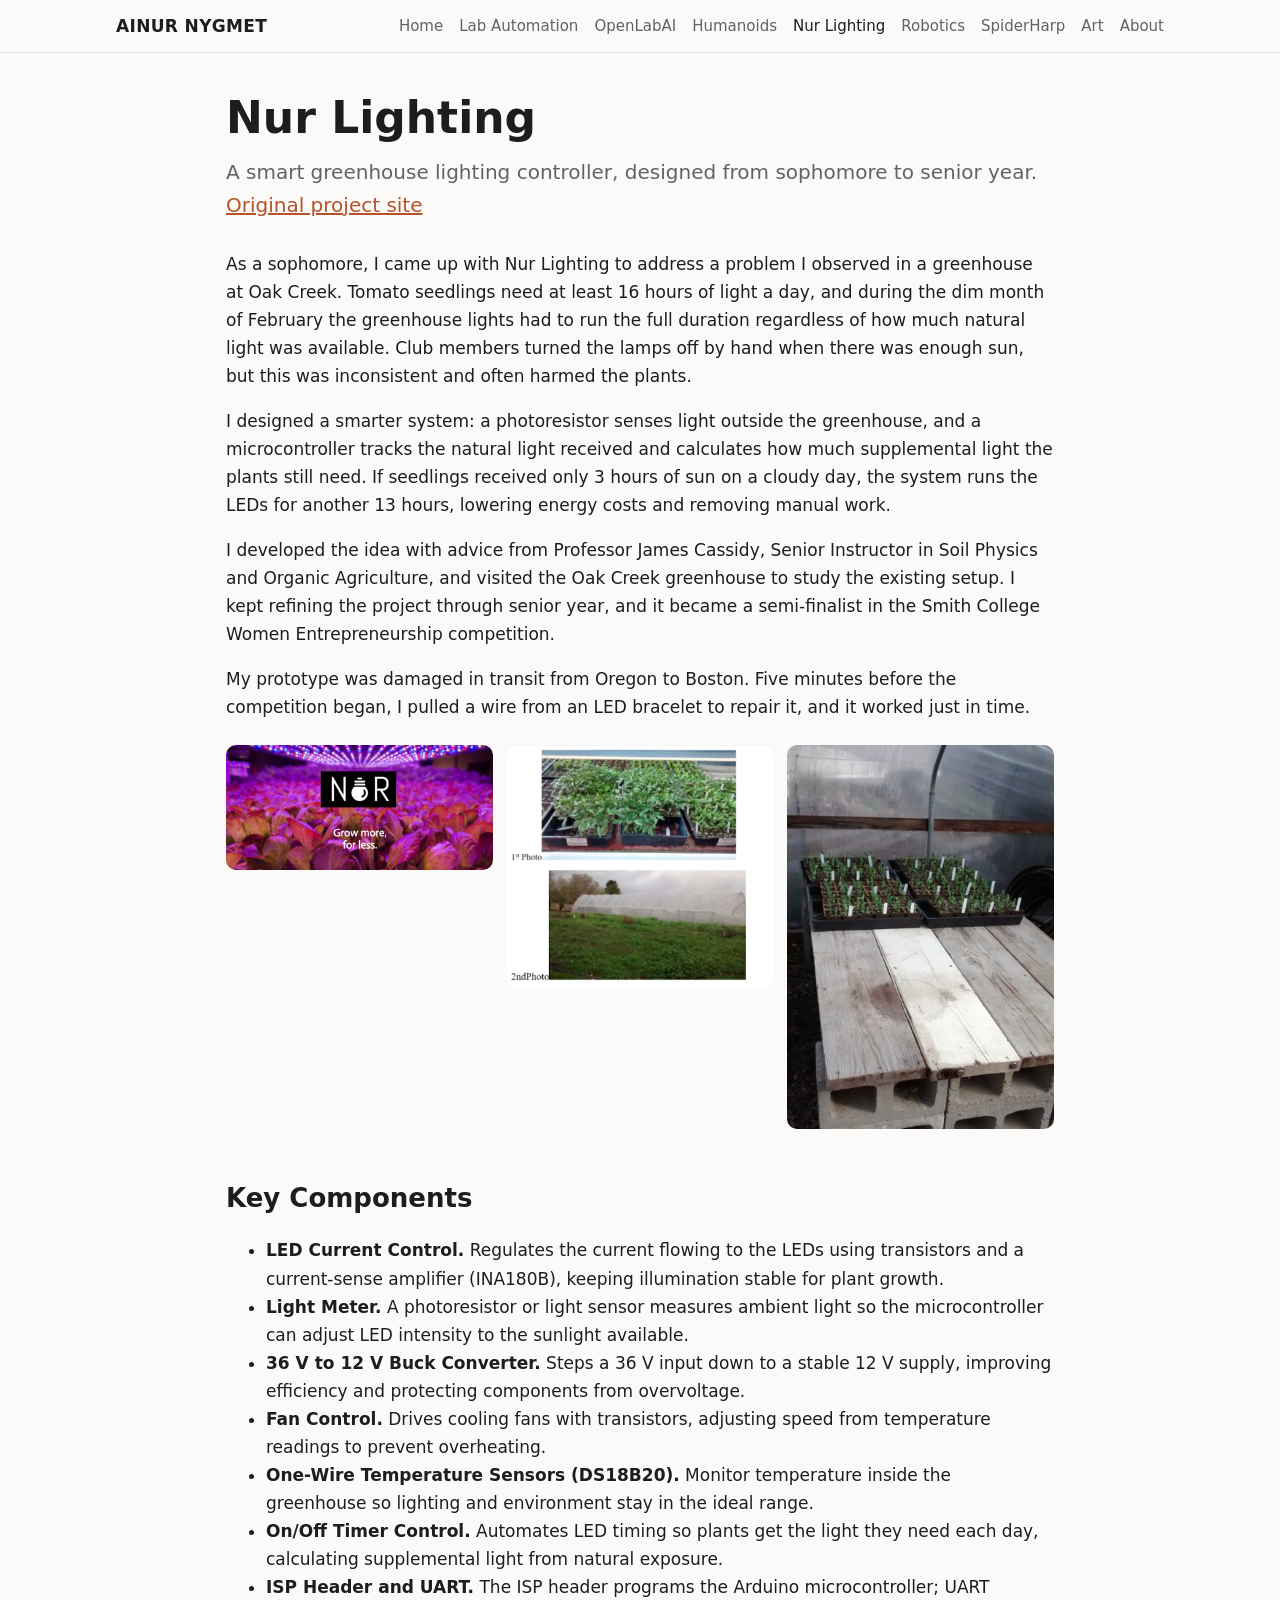
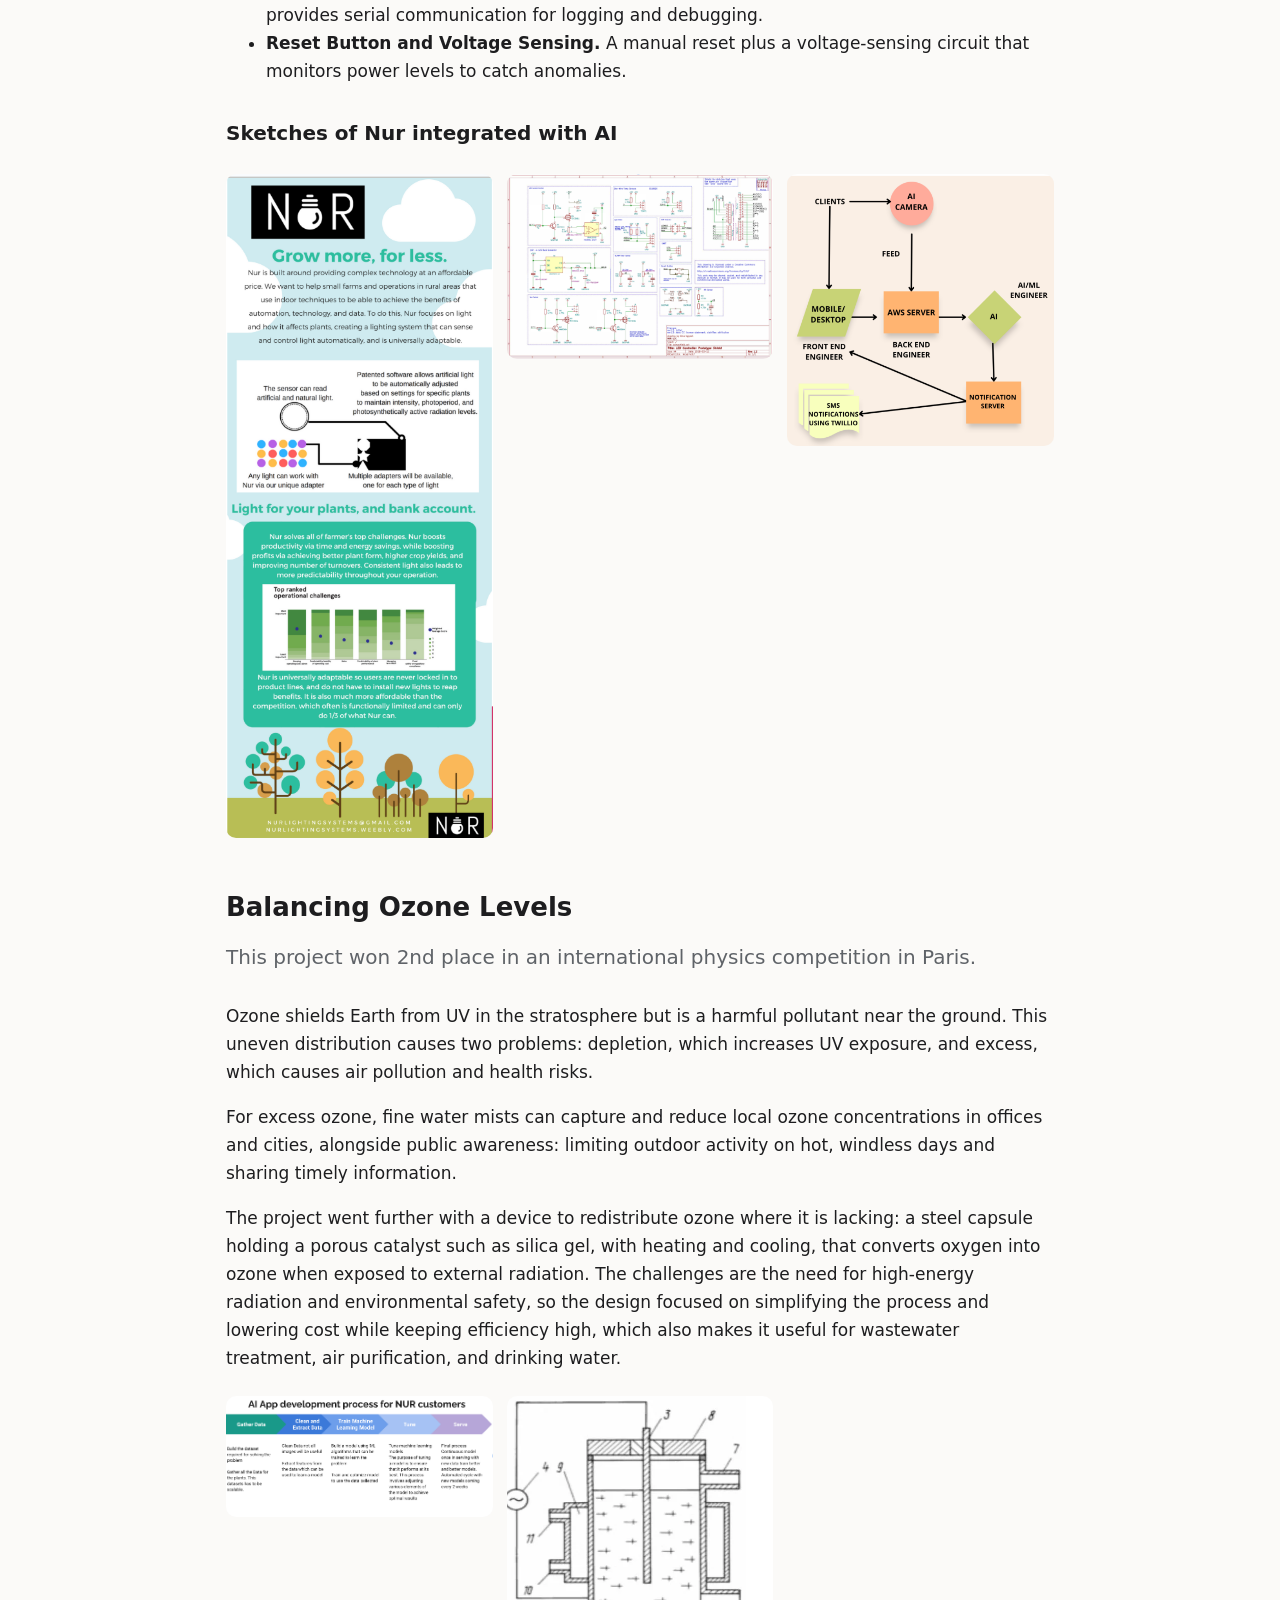
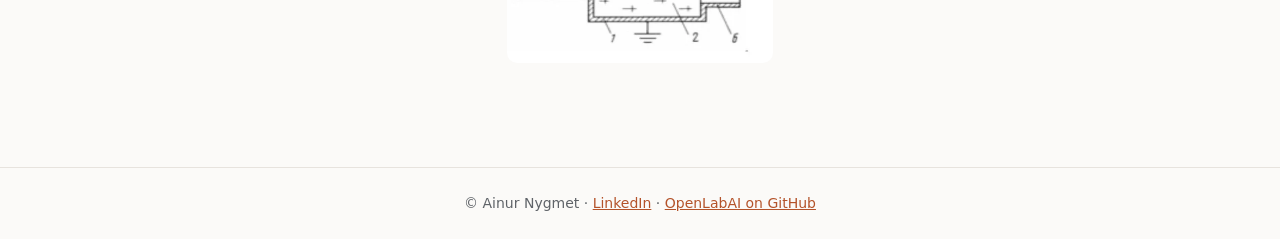
<file: docs/nur-lighting.html>
<!doctype html><html lang="en"><head><meta charset="utf-8">
<meta name="viewport" content="width=device-width,initial-scale=1">
<title>Nur Lighting | Ainur Nygmet</title>
<meta name="description" content="Ainur Nygmet: mechanical engineer and robotics founder building intelligent physical systems.">
<link rel="stylesheet" href="style.css"></head><body>
<header><div class="bar"><a class="brand" href="index.html">AINUR NYGMET</a><nav><a href="index.html">Home</a><a href="lab-automation.html">Lab Automation</a><a href="openlabai.html">OpenLabAI</a><a href="humanoids.html">Humanoids</a><a href="nur-lighting.html" class=on>Nur Lighting</a><a href="robotics.html">Robotics</a><a href="spiderharp.html">SpiderHarp</a><a href="art.html">Art</a><a href="about.html">About</a></nav></div></header>
<main class="">
<h1>Nur Lighting</h1>
<p class="lede">A smart greenhouse lighting controller, designed from sophomore to senior year. <a href="https://nurlightingsystems.weebly.com/">Original project site</a></p>
<p>As a sophomore, I came up with Nur Lighting to address a problem I observed in a greenhouse at Oak Creek. Tomato seedlings need at least 16 hours of light a day, and during the dim month of February the greenhouse lights had to run the full duration regardless of how much natural light was available. Club members turned the lamps off by hand when there was enough sun, but this was inconsistent and often harmed the plants.</p><p>I designed a smarter system: a photoresistor senses light outside the greenhouse, and a microcontroller tracks the natural light received and calculates how much supplemental light the plants still need. If seedlings received only 3 hours of sun on a cloudy day, the system runs the LEDs for another 13 hours, lowering energy costs and removing manual work.</p><p>I developed the idea with advice from Professor James Cassidy, Senior Instructor in Soil Physics and Organic Agriculture, and visited the Oak Creek greenhouse to study the existing setup. I kept refining the project through senior year, and it became a semi-finalist in the Smith College Women Entrepreneurship competition.</p><p>My prototype was damaged in transit from Oregon to Boston. Five minutes before the competition began, I pulled a wire from an LED bracelet to repair it, and it worked just in time.</p>
<div class="grid"><a href="images/nur-1.webp"><img src="images/nur-1.webp" loading="lazy" alt=""></a><a href="images/nur-2.webp"><img src="images/nur-2.webp" loading="lazy" alt=""></a><a href="images/nur-3.webp"><img src="images/nur-3.webp" loading="lazy" alt=""></a></div>
<h2>Key Components</h2>
<ul><li><b>LED Current Control.</b> Regulates the current flowing to the LEDs using transistors and a current-sense amplifier (INA180B), keeping illumination stable for plant growth.</li><li><b>Light Meter.</b> A photoresistor or light sensor measures ambient light so the microcontroller can adjust LED intensity to the sunlight available.</li><li><b>36 V to 12 V Buck Converter.</b> Steps a 36 V input down to a stable 12 V supply, improving efficiency and protecting components from overvoltage.</li><li><b>Fan Control.</b> Drives cooling fans with transistors, adjusting speed from temperature readings to prevent overheating.</li><li><b>One-Wire Temperature Sensors (DS18B20).</b> Monitor temperature inside the greenhouse so lighting and environment stay in the ideal range.</li><li><b>On/Off Timer Control.</b> Automates LED timing so plants get the light they need each day, calculating supplemental light from natural exposure.</li><li><b>ISP Header and UART.</b> The ISP header programs the Arduino microcontroller; UART provides serial communication for logging and debugging.</li><li><b>Reset Button and Voltage Sensing.</b> A manual reset plus a voltage-sensing circuit that monitors power levels to catch anomalies.</li></ul>
<h3>Sketches of Nur integrated with AI</h3>
<div class="grid"><a href="images/nur-4.webp"><img src="images/nur-4.webp" loading="lazy" alt=""></a><a href="images/nur-5.webp"><img src="images/nur-5.webp" loading="lazy" alt=""></a><a href="images/nur-6.webp"><img src="images/nur-6.webp" loading="lazy" alt=""></a></div>
<h2 id="ozone">Balancing Ozone Levels</h2>
<p class="lede">This project won 2nd place in an international physics competition in Paris.</p>
<p>Ozone shields Earth from UV in the stratosphere but is a harmful pollutant near the ground. This uneven distribution causes two problems: depletion, which increases UV exposure, and excess, which causes air pollution and health risks.</p><p>For excess ozone, fine water mists can capture and reduce local ozone concentrations in offices and cities, alongside public awareness: limiting outdoor activity on hot, windless days and sharing timely information.</p><p>The project went further with a device to redistribute ozone where it is lacking: a steel capsule holding a porous catalyst such as silica gel, with heating and cooling, that converts oxygen into ozone when exposed to external radiation. The challenges are the need for high-energy radiation and environmental safety, so the design focused on simplifying the process and lowering cost while keeping efficiency high, which also makes it useful for wastewater treatment, air purification, and drinking water.</p>
<div class="grid"><a href="images/nur-7.webp"><img src="images/nur-7.webp" loading="lazy" alt=""></a><a href="images/nur-8.webp"><img src="images/nur-8.webp" loading="lazy" alt=""></a></div>
</main>
<footer>© Ainur Nygmet · <a href="https://www.linkedin.com/in/nygmetainur">LinkedIn</a> · <a href="https://github.com/nygmeta/OpenLabAI">OpenLabAI on GitHub</a></footer>
</body></html>
</file>
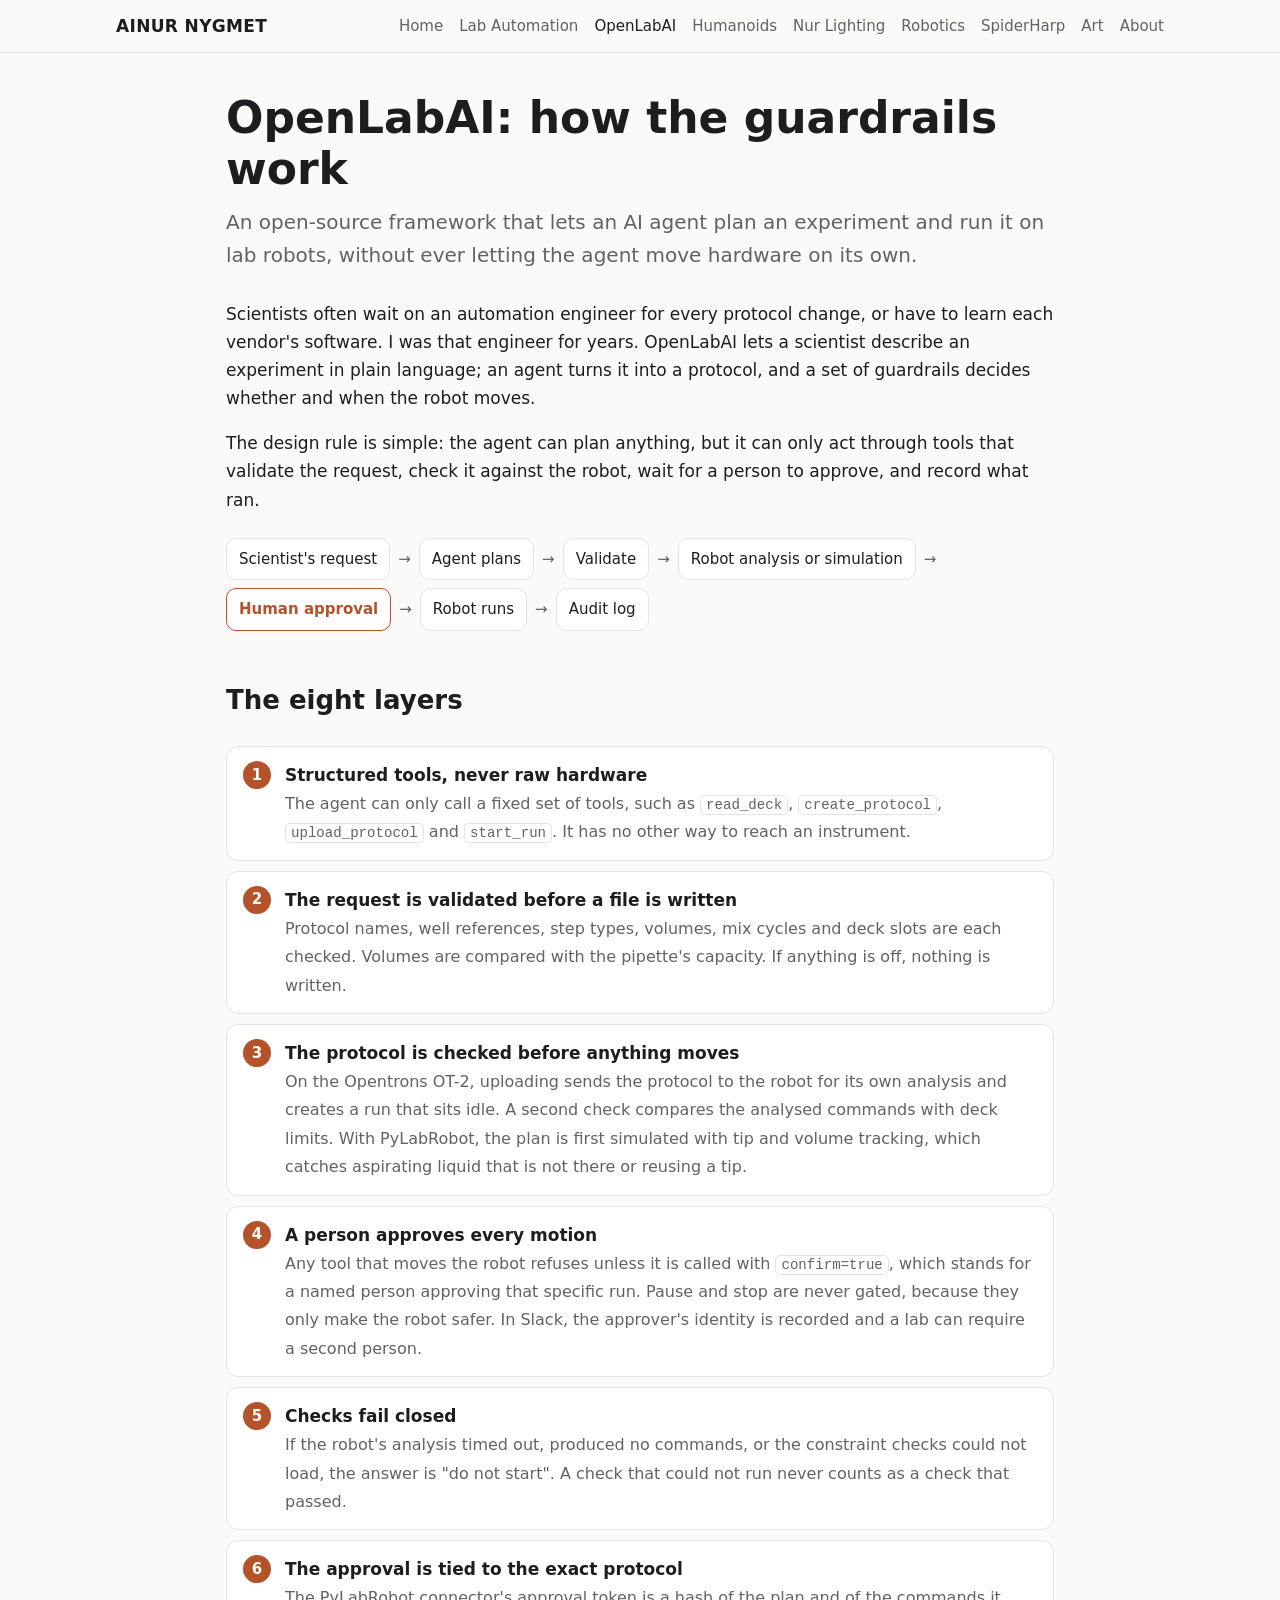
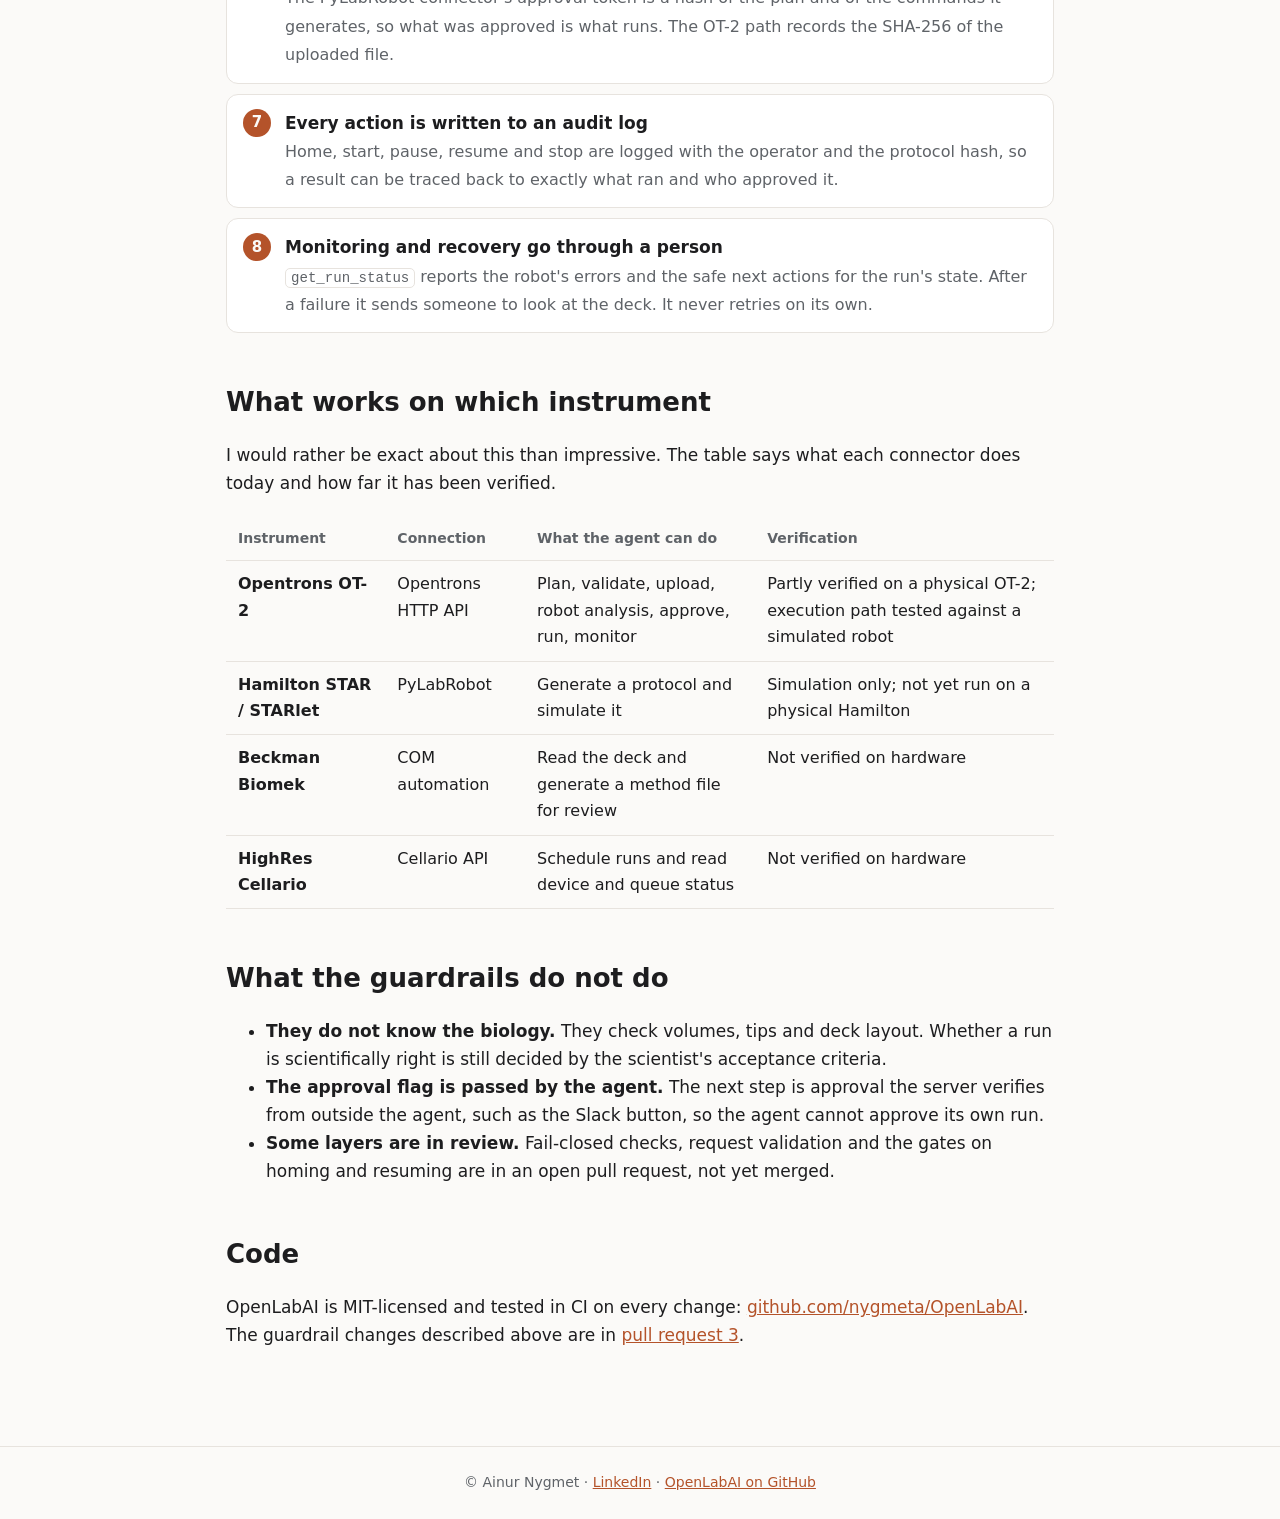
<file: docs/openlabai.html>
<!doctype html><html lang="en"><head><meta charset="utf-8">
<meta name="viewport" content="width=device-width,initial-scale=1">
<title>OpenLabAI | Ainur Nygmet</title>
<meta name="description" content="Ainur Nygmet: mechanical engineer and robotics founder building intelligent physical systems.">
<link rel="stylesheet" href="style.css"></head><body>
<header><div class="bar"><a class="brand" href="index.html">AINUR NYGMET</a><nav><a href="index.html">Home</a><a href="lab-automation.html">Lab Automation</a><a href="openlabai.html" class=on>OpenLabAI</a><a href="humanoids.html">Humanoids</a><a href="nur-lighting.html">Nur Lighting</a><a href="robotics.html">Robotics</a><a href="spiderharp.html">SpiderHarp</a><a href="art.html">Art</a><a href="about.html">About</a></nav></div></header>
<main class="">
<h1>OpenLabAI: how the guardrails work</h1>
<p class="lede">An open-source framework that lets an AI agent plan an experiment and run it on lab robots, without ever letting the agent move hardware on its own.</p>
<p>Scientists often wait on an automation engineer for every protocol change, or have to learn each vendor's software. I was that engineer for years. OpenLabAI lets a scientist describe an experiment in plain language; an agent turns it into a protocol, and a set of guardrails decides whether and when the robot moves.</p><p>The design rule is simple: the agent can plan anything, but it can only act through tools that validate the request, check it against the robot, wait for a person to approve, and record what ran.</p>
<div class="flow"><div>Scientist's request</div><i>→</i><div>Agent plans</div><i>→</i><div>Validate</div><i>→</i><div>Robot analysis or simulation</div><i>→</i><div class="gate">Human approval</div><i>→</i><div>Robot runs</div><i>→</i><div>Audit log</div></div>
<h2>The eight layers</h2>
<ol class="steps"><li><b>Structured tools, never raw hardware</b><span>The agent can only call a fixed set of tools, such as <code>read_deck</code>, <code>create_protocol</code>, <code>upload_protocol</code> and <code>start_run</code>. It has no other way to reach an instrument.</span></li><li><b>The request is validated before a file is written</b><span>Protocol names, well references, step types, volumes, mix cycles and deck slots are each checked. Volumes are compared with the pipette's capacity. If anything is off, nothing is written.</span></li><li><b>The protocol is checked before anything moves</b><span>On the Opentrons OT-2, uploading sends the protocol to the robot for its own analysis and creates a run that sits idle. A second check compares the analysed commands with deck limits. With PyLabRobot, the plan is first simulated with tip and volume tracking, which catches aspirating liquid that is not there or reusing a tip.</span></li><li><b>A person approves every motion</b><span>Any tool that moves the robot refuses unless it is called with <code>confirm=true</code>, which stands for a named person approving that specific run. Pause and stop are never gated, because they only make the robot safer. In Slack, the approver's identity is recorded and a lab can require a second person.</span></li><li><b>Checks fail closed</b><span>If the robot's analysis timed out, produced no commands, or the constraint checks could not load, the answer is "do not start". A check that could not run never counts as a check that passed.</span></li><li><b>The approval is tied to the exact protocol</b><span>The PyLabRobot connector's approval token is a hash of the plan and of the commands it generates, so what was approved is what runs. The OT-2 path records the SHA-256 of the uploaded file.</span></li><li><b>Every action is written to an audit log</b><span>Home, start, pause, resume and stop are logged with the operator and the protocol hash, so a result can be traced back to exactly what ran and who approved it.</span></li><li><b>Monitoring and recovery go through a person</b><span><code>get_run_status</code> reports the robot's errors and the safe next actions for the run's state. After a failure it sends someone to look at the deck. It never retries on its own.</span></li></ol>
<h2>What works on which instrument</h2>
<p>I would rather be exact about this than impressive. The table says what each connector does today and how far it has been verified.</p>
<div class="tablewrap"><table><tr><th>Instrument</th><th>Connection</th><th>What the agent can do</th><th>Verification</th></tr>
<tr><td><b>Opentrons OT-2</b></td><td>Opentrons HTTP API</td><td>Plan, validate, upload, robot analysis, approve, run, monitor</td><td>Partly verified on a physical OT-2; execution path tested against a simulated robot</td></tr><tr><td><b>Hamilton STAR / STARlet</b></td><td>PyLabRobot</td><td>Generate a protocol and simulate it</td><td>Simulation only; not yet run on a physical Hamilton</td></tr><tr><td><b>Beckman Biomek</b></td><td>COM automation</td><td>Read the deck and generate a method file for review</td><td>Not verified on hardware</td></tr><tr><td><b>HighRes Cellario</b></td><td>Cellario API</td><td>Schedule runs and read device and queue status</td><td>Not verified on hardware</td></tr></table></div>
<h2>What the guardrails do not do</h2>
<ul><li><b>They do not know the biology.</b> They check volumes, tips and deck layout. Whether a run is scientifically right is still decided by the scientist's acceptance criteria.</li>
<li><b>The approval flag is passed by the agent.</b> The next step is approval the server verifies from outside the agent, such as the Slack button, so the agent cannot approve its own run.</li>
<li><b>Some layers are in review.</b> Fail-closed checks, request validation and the gates on homing and resuming are in an open pull request, not yet merged.</li></ul>
<h2>Code</h2>
<p>OpenLabAI is MIT-licensed and tested in CI on every change: <a href="https://github.com/nygmeta/OpenLabAI">github.com/nygmeta/OpenLabAI</a>. The guardrail changes described above are in <a href="https://github.com/nygmeta/OpenLabAI/pull/3">pull request 3</a>.</p>
</main>
<footer>© Ainur Nygmet · <a href="https://www.linkedin.com/in/nygmetainur">LinkedIn</a> · <a href="https://github.com/nygmeta/OpenLabAI">OpenLabAI on GitHub</a></footer>
</body></html>
</file>
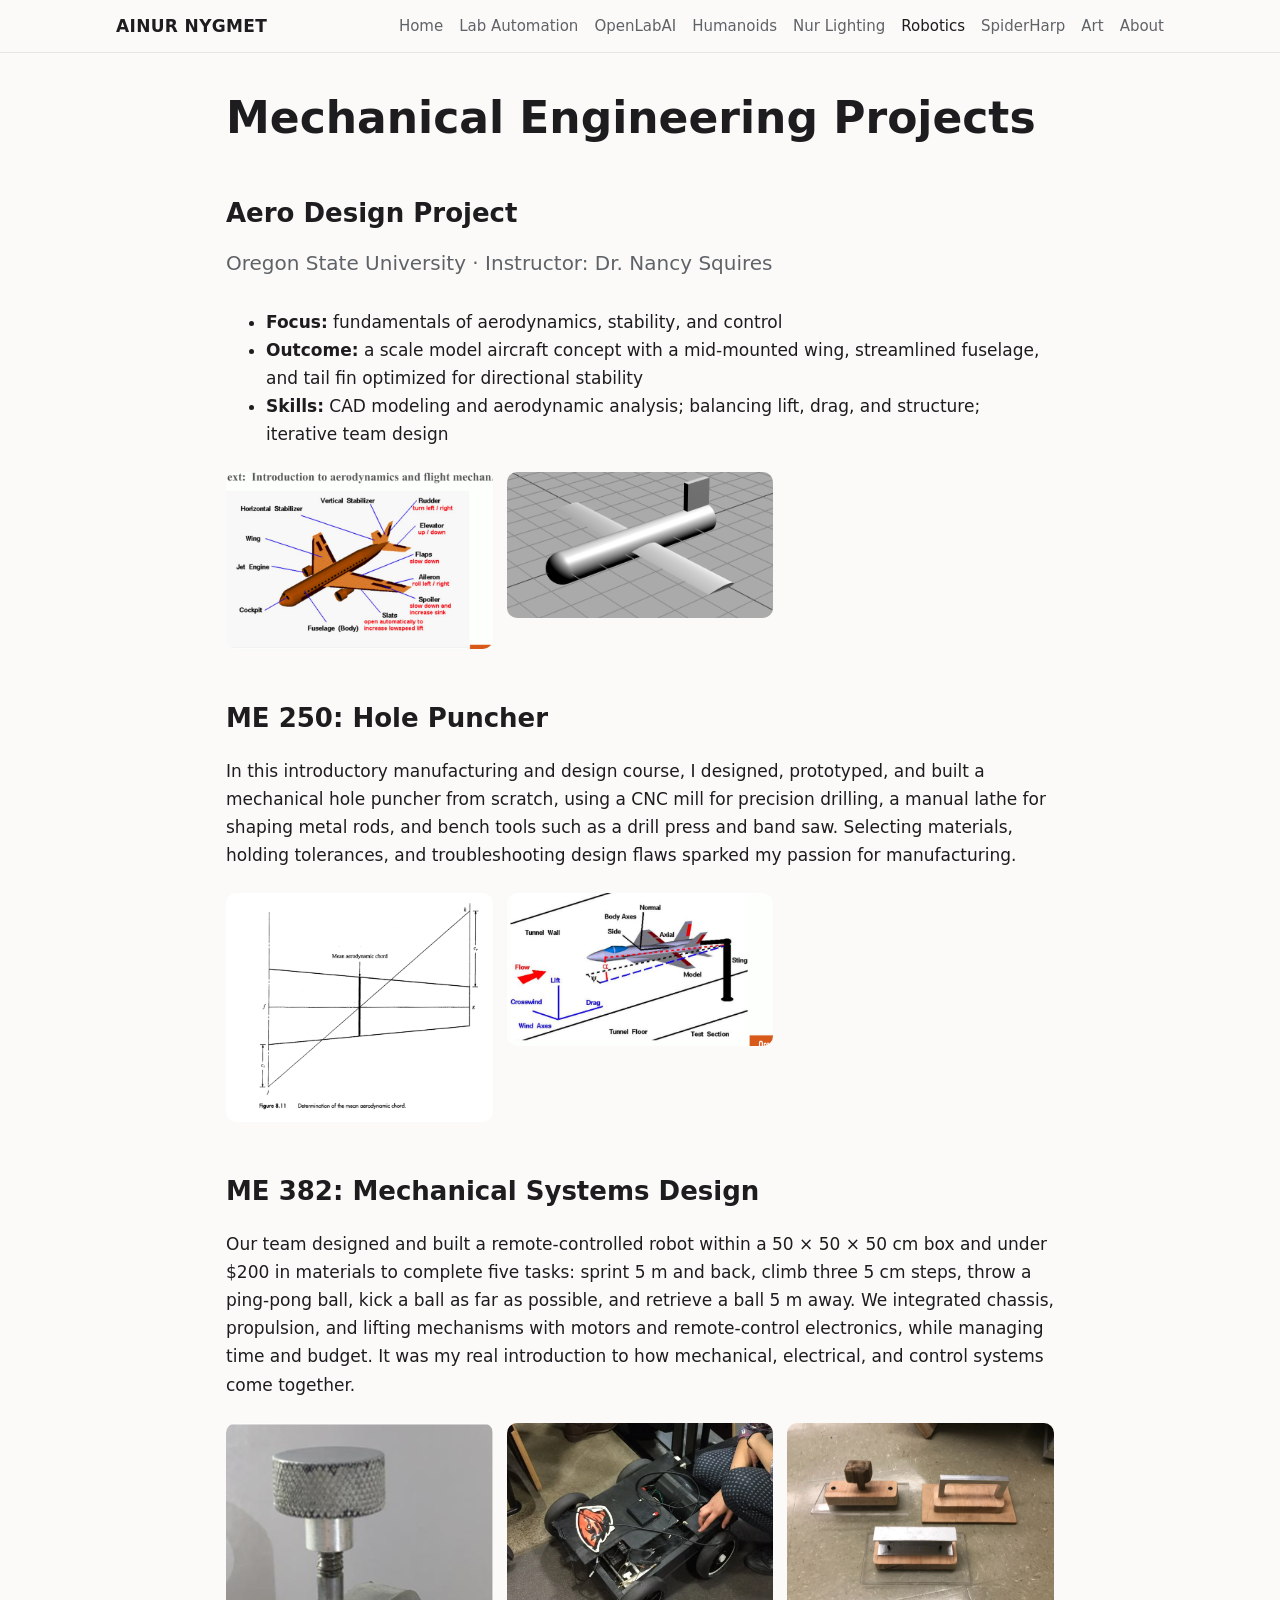
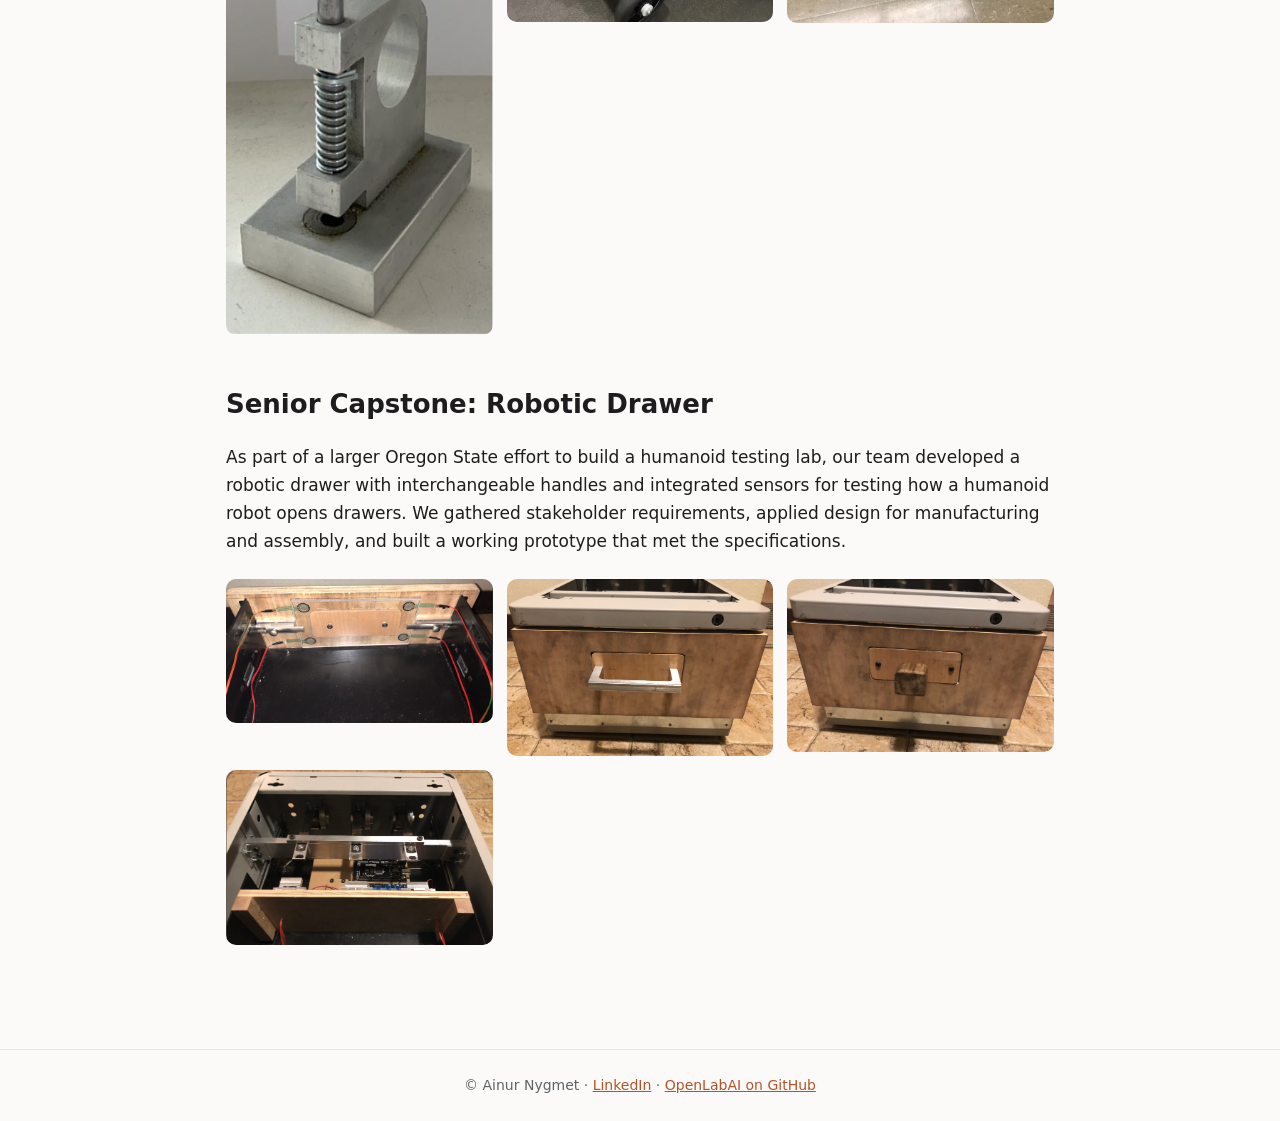
<file: docs/robotics.html>
<!doctype html><html lang="en"><head><meta charset="utf-8">
<meta name="viewport" content="width=device-width,initial-scale=1">
<title>Robotics | Ainur Nygmet</title>
<meta name="description" content="Ainur Nygmet: mechanical engineer and robotics founder building intelligent physical systems.">
<link rel="stylesheet" href="style.css"></head><body>
<header><div class="bar"><a class="brand" href="index.html">AINUR NYGMET</a><nav><a href="index.html">Home</a><a href="lab-automation.html">Lab Automation</a><a href="openlabai.html">OpenLabAI</a><a href="humanoids.html">Humanoids</a><a href="nur-lighting.html">Nur Lighting</a><a href="robotics.html" class=on>Robotics</a><a href="spiderharp.html">SpiderHarp</a><a href="art.html">Art</a><a href="about.html">About</a></nav></div></header>
<main class="">
<h1>Mechanical Engineering Projects</h1>
<h2>Aero Design Project</h2>
<p class="lede">Oregon State University · Instructor: Dr. Nancy Squires</p>
<ul><li><b>Focus:</b> fundamentals of aerodynamics, stability, and control</li>
<li><b>Outcome:</b> a scale model aircraft concept with a mid-mounted wing, streamlined fuselage, and tail fin optimized for directional stability</li>
<li><b>Skills:</b> CAD modeling and aerodynamic analysis; balancing lift, drag, and structure; iterative team design</li></ul>
<div class="grid"><a href="images/robotics-1.webp"><img src="images/robotics-1.webp" loading="lazy" alt=""></a><a href="images/robotics-2.webp"><img src="images/robotics-2.webp" loading="lazy" alt=""></a></div>
<h2>ME 250: Hole Puncher</h2>
<p>In this introductory manufacturing and design course, I designed, prototyped, and built a mechanical hole puncher from scratch, using a CNC mill for precision drilling, a manual lathe for shaping metal rods, and bench tools such as a drill press and band saw. Selecting materials, holding tolerances, and troubleshooting design flaws sparked my passion for manufacturing.</p>
<div class="grid"><a href="images/robotics-3.webp"><img src="images/robotics-3.webp" loading="lazy" alt=""></a><a href="images/robotics-4.webp"><img src="images/robotics-4.webp" loading="lazy" alt=""></a></div>
<h2>ME 382: Mechanical Systems Design</h2>
<p>Our team designed and built a remote-controlled robot within a 50 × 50 × 50 cm box and under $200 in materials to complete five tasks: sprint 5 m and back, climb three 5 cm steps, throw a ping-pong ball, kick a ball as far as possible, and retrieve a ball 5 m away. We integrated chassis, propulsion, and lifting mechanisms with motors and remote-control electronics, while managing time and budget. It was my real introduction to how mechanical, electrical, and control systems come together.</p>
<div class="grid"><a href="images/robotics-5.webp"><img src="images/robotics-5.webp" loading="lazy" alt=""></a><a href="images/robotics-6.webp"><img src="images/robotics-6.webp" loading="lazy" alt=""></a><a href="images/robotics-7.webp"><img src="images/robotics-7.webp" loading="lazy" alt=""></a></div>
<h2>Senior Capstone: Robotic Drawer</h2>
<p>As part of a larger Oregon State effort to build a humanoid testing lab, our team developed a robotic drawer with interchangeable handles and integrated sensors for testing how a humanoid robot opens drawers. We gathered stakeholder requirements, applied design for manufacturing and assembly, and built a working prototype that met the specifications.</p>
<div class="grid"><a href="images/robotics-8.webp"><img src="images/robotics-8.webp" loading="lazy" alt=""></a><a href="images/robotics-9.webp"><img src="images/robotics-9.webp" loading="lazy" alt=""></a><a href="images/robotics-10.webp"><img src="images/robotics-10.webp" loading="lazy" alt=""></a><a href="images/robotics-11.webp"><img src="images/robotics-11.webp" loading="lazy" alt=""></a></div>
</main>
<footer>© Ainur Nygmet · <a href="https://www.linkedin.com/in/nygmetainur">LinkedIn</a> · <a href="https://github.com/nygmeta/OpenLabAI">OpenLabAI on GitHub</a></footer>
</body></html>
</file>
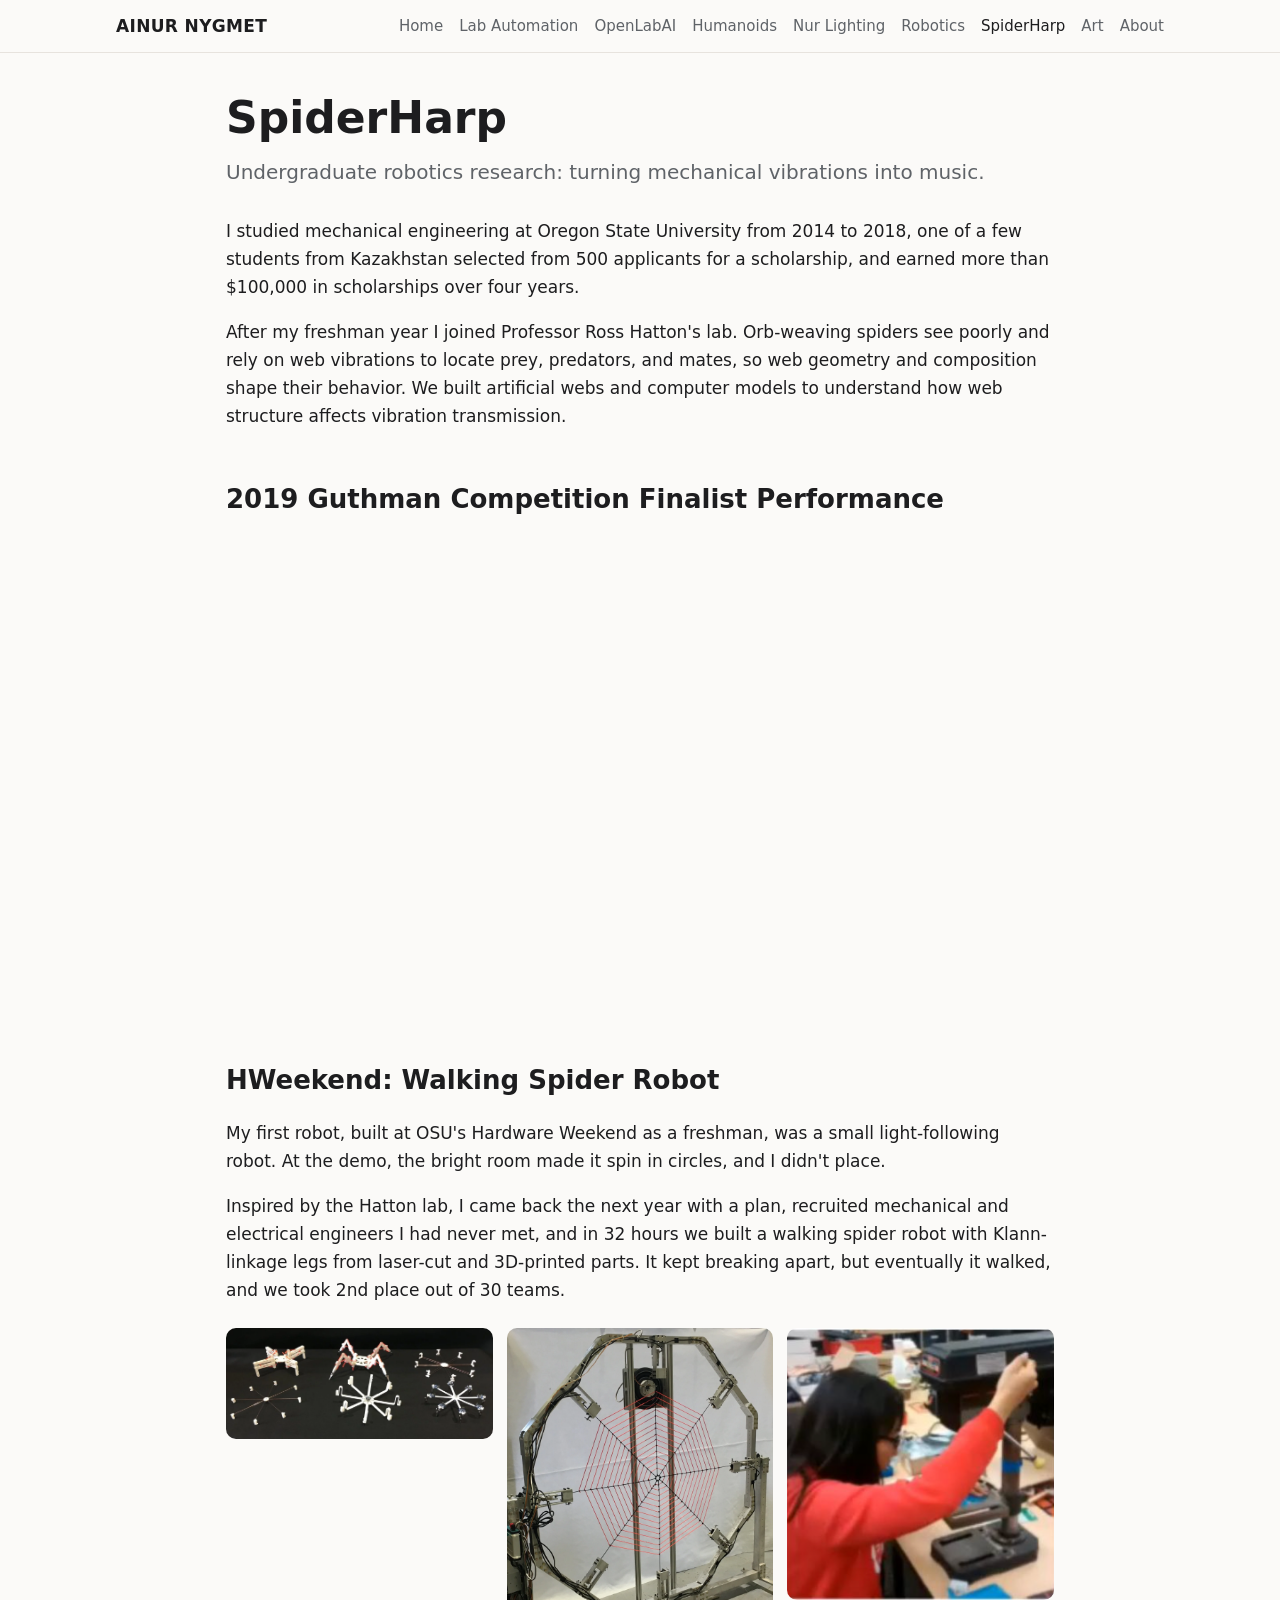
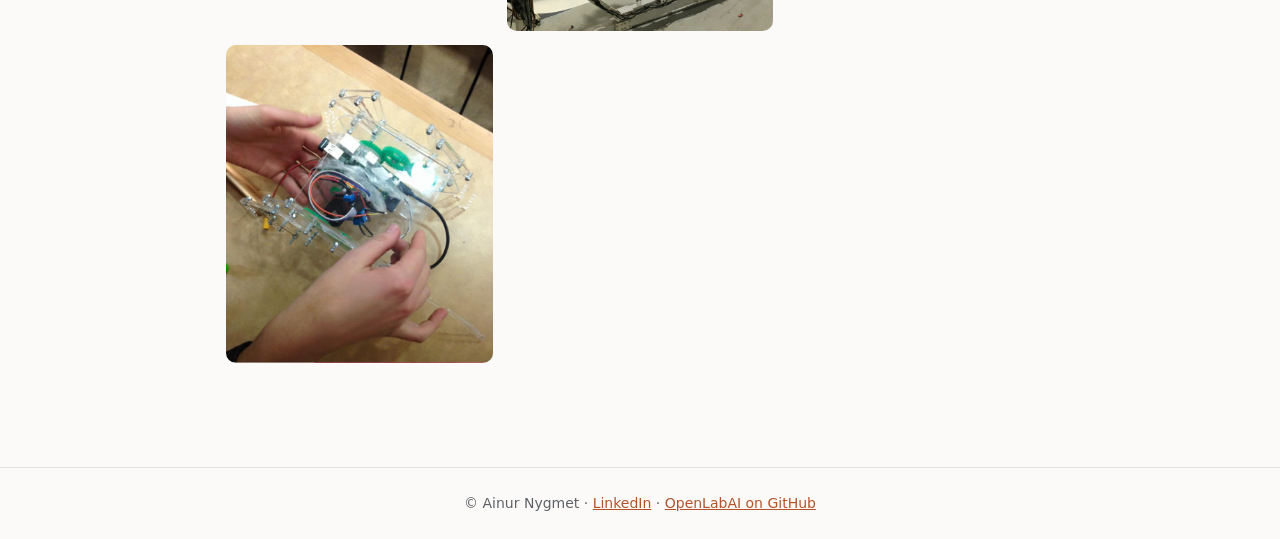
<file: docs/spiderharp.html>
<!doctype html><html lang="en"><head><meta charset="utf-8">
<meta name="viewport" content="width=device-width,initial-scale=1">
<title>SpiderHarp | Ainur Nygmet</title>
<meta name="description" content="Ainur Nygmet: mechanical engineer and robotics founder building intelligent physical systems.">
<link rel="stylesheet" href="style.css"></head><body>
<header><div class="bar"><a class="brand" href="index.html">AINUR NYGMET</a><nav><a href="index.html">Home</a><a href="lab-automation.html">Lab Automation</a><a href="openlabai.html">OpenLabAI</a><a href="humanoids.html">Humanoids</a><a href="nur-lighting.html">Nur Lighting</a><a href="robotics.html">Robotics</a><a href="spiderharp.html" class=on>SpiderHarp</a><a href="art.html">Art</a><a href="about.html">About</a></nav></div></header>
<main class="">
<h1>SpiderHarp</h1>
<p class="lede">Undergraduate robotics research: turning mechanical vibrations into music.</p>
<p>I studied mechanical engineering at Oregon State University from 2014 to 2018, one of a few students from Kazakhstan selected from 500 applicants for a scholarship, and earned more than $100,000 in scholarships over four years.</p><p>After my freshman year I joined Professor Ross Hatton's lab. Orb-weaving spiders see poorly and rely on web vibrations to locate prey, predators, and mates, so web geometry and composition shape their behavior. We built artificial webs and computer models to understand how web structure affects vibration transmission.</p>
<h2>2019 Guthman Competition Finalist Performance</h2>
<div class="video"><iframe src="https://www.youtube.com/embed/zdRVBMoHPr4" title="SpiderHarp performance" allowfullscreen loading="lazy"></iframe></div>
<h2>HWeekend: Walking Spider Robot</h2>
<p>My first robot, built at OSU's Hardware Weekend as a freshman, was a small light-following robot. At the demo, the bright room made it spin in circles, and I didn't place.</p><p>Inspired by the Hatton lab, I came back the next year with a plan, recruited mechanical and electrical engineers I had never met, and in 32 hours we built a walking spider robot with Klann-linkage legs from laser-cut and 3D-printed parts. It kept breaking apart, but eventually it walked, and we took 2nd place out of 30 teams.</p>
<div class="grid"><a href="images/spider-1.webp"><img src="images/spider-1.webp" loading="lazy" alt=""></a><a href="images/spider-2.webp"><img src="images/spider-2.webp" loading="lazy" alt=""></a><a href="images/spider-3.webp"><img src="images/spider-3.webp" loading="lazy" alt=""></a><a href="images/spider-4.webp"><img src="images/spider-4.webp" loading="lazy" alt=""></a></div>
</main>
<footer>© Ainur Nygmet · <a href="https://www.linkedin.com/in/nygmetainur">LinkedIn</a> · <a href="https://github.com/nygmeta/OpenLabAI">OpenLabAI on GitHub</a></footer>
</body></html>
</file>
<file: docs/style.css>
:root{--bg:#fbfaf8;--fg:#1d1d1f;--muted:#5f6368;--accent:#b4532a;--card:#fff;--line:#e7e3de}
@media (prefers-color-scheme:dark){:root:not([data-theme=light]){--bg:#121212;--fg:#ececec;--muted:#a3a3a3;--accent:#e08a5f;--card:#1c1c1c;--line:#2c2c2c}}
*{box-sizing:border-box}html{scroll-behavior:smooth}
body{margin:0;background:var(--bg);color:var(--fg);font:17px/1.65 Inter,system-ui,-apple-system,Segoe UI,Roboto,sans-serif}
a{color:var(--accent)}img{max-width:100%;height:auto;display:block;border-radius:10px}
header{position:sticky;top:0;z-index:5;background:color-mix(in srgb,var(--bg) 92%,transparent);backdrop-filter:blur(8px);border-bottom:1px solid var(--line)}
.bar{max-width:1080px;margin:0 auto;padding:12px 16px;display:flex;align-items:center;gap:16px;flex-wrap:wrap}
.brand{font-weight:700;letter-spacing:.02em;text-decoration:none;color:var(--fg);margin-right:auto}
nav{display:flex;flex-wrap:wrap;gap:4px 16px}nav a{color:var(--muted);text-decoration:none;font-size:15px;white-space:nowrap}nav a.on,nav a:hover{color:var(--fg)}
main{max-width:860px;margin:0 auto;padding:40px 16px 80px}
h1{font-size:clamp(30px,5vw,44px);line-height:1.15;margin:0 0 12px}h2{font-size:26px;margin:48px 0 12px}h3{font-size:20px;margin:32px 0 8px}
.lede{font-size:20px;color:var(--muted);margin:0 0 28px}
.grid{display:grid;grid-template-columns:repeat(auto-fill,minmax(240px,1fr));gap:14px;margin:24px 0}
.cards{display:grid;grid-template-columns:repeat(auto-fill,minmax(250px,1fr));gap:18px;margin:28px 0}
.card{background:var(--card);border:1px solid var(--line);border-radius:14px;overflow:hidden;text-decoration:none;color:var(--fg);transition:transform .15s}
.card:hover{transform:translateY(-3px)}.card img{border-radius:0;aspect-ratio:4/3;object-fit:cover;width:100%}
.card div{padding:12px 14px}.card b{display:block}.card span{color:var(--muted);font-size:14px}
.hero{display:grid;grid-template-columns:220px 1fr;gap:28px;align-items:center;margin-bottom:24px}.hero img{aspect-ratio:1;object-fit:cover;border-radius:50%}@media (max-width:640px){.hero{grid-template-columns:1fr}.hero img{width:160px}}
.cols{columns:3 200px;font-size:15px;color:var(--muted)}.cols li{break-inside:avoid}
blockquote{border-left:3px solid var(--accent);margin:32px 0;padding:4px 18px;font-size:20px}
.video{position:relative;padding-top:56.25%;margin:24px 0}.video iframe{position:absolute;inset:0;width:100%;height:100%;border:0;border-radius:10px}
.steps{list-style:none;counter-reset:s;padding:0;margin:24px 0}
.steps li{counter-increment:s;position:relative;background:var(--card);border:1px solid var(--line);border-radius:12px;padding:14px 16px 14px 58px;margin:0 0 10px}
.steps li::before{content:counter(s);position:absolute;left:16px;top:14px;width:28px;height:28px;border-radius:50%;background:var(--accent);color:var(--bg);font-weight:700;font-size:15px;display:grid;place-items:center}
.steps b{display:block}.steps span{color:var(--muted);font-size:16px}
.flow{display:flex;flex-wrap:wrap;gap:8px;align-items:center;margin:24px 0;font-size:15px}
.flow div{background:var(--card);border:1px solid var(--line);border-radius:10px;padding:8px 12px}
.flow div.gate{border-color:var(--accent);color:var(--accent);font-weight:600}.flow i{color:var(--muted);font-style:normal}
.tablewrap{overflow-x:auto;margin:20px 0}table{border-collapse:collapse;width:100%;font-size:16px}
th,td{text-align:left;vertical-align:top;padding:10px 12px;border-bottom:1px solid var(--line)}th{color:var(--muted);font-weight:600;font-size:14px}
code{background:var(--card);border:1px solid var(--line);border-radius:5px;padding:1px 5px;font-size:.88em}
.sq{font-family:ui-monospace,"SF Mono",SFMono-Regular,Menlo,Consolas,monospace;font-size:16px;line-height:1.75}
.sq h1{text-transform:uppercase;text-align:center;font-family:Inter,system-ui,-apple-system,"Helvetica Neue",Arial,sans-serif;font-weight:800;letter-spacing:.03em;font-size:clamp(28px,5.2vw,50px);margin:24px 0 36px}
.sq h2{font-size:18px;font-weight:700;margin:40px 0 14px}
.sq p{margin:0 0 20px}.sq img{border-radius:0;margin:0 0 28px;width:100%}
.sq .big{font-size:clamp(18px,2.6vw,24px);line-height:1.5;margin:36px 0 20px}
.sq .cap{font-size:14px;color:var(--muted);margin:0 0 10px}
.sq .split{display:grid;grid-template-columns:2.4fr 1fr;gap:16px;align-items:start;margin:0 0 28px}.sq .split img{margin:0 0 16px}
.sq .pair{display:grid;grid-template-columns:1fr 1fr;gap:16px;margin:0 0 28px}.sq .pair img{margin:0}
.sq .side{display:grid;grid-template-columns:1fr 200px;gap:20px;align-items:center;margin:0 0 28px}.sq .side img{margin:0}
.sq .cols{font-family:Inter,system-ui,sans-serif}
@media (max-width:640px){.sq .split,.sq .pair,.sq .side{grid-template-columns:1fr}.sq .side img{max-width:200px}}
footer{border-top:1px solid var(--line);color:var(--muted);font-size:14px;text-align:center;padding:24px 16px}
@media (max-width:640px){.bar{gap:6px}nav{gap:2px 14px}}
</file>
